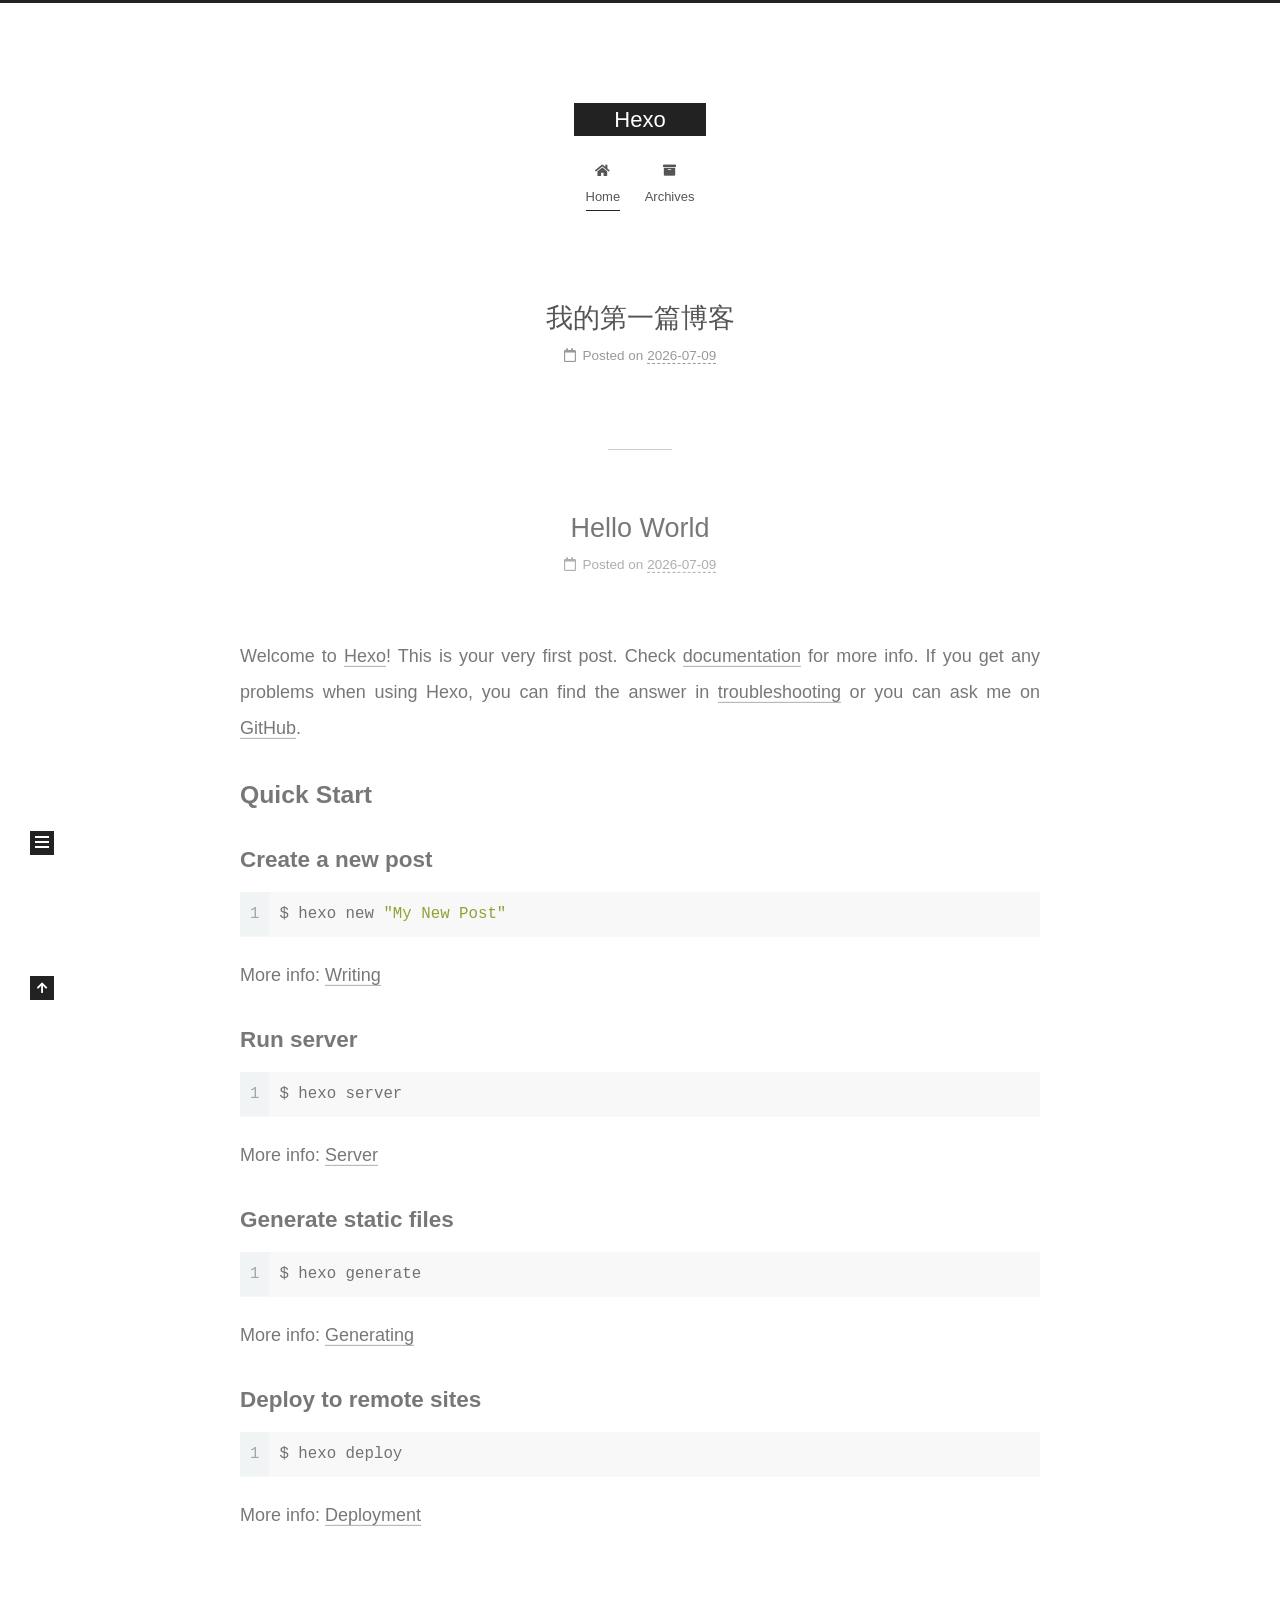
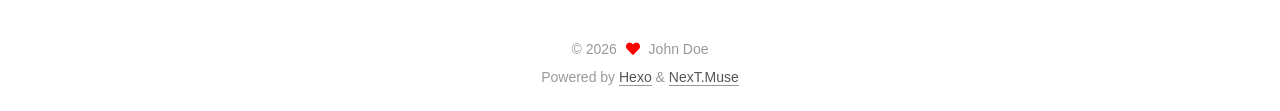
<file: index.html>
<!DOCTYPE html>
<html lang="en">
<head>
  <meta charset="UTF-8">
<meta name="viewport" content="width=device-width, initial-scale=1, maximum-scale=2">
<meta name="theme-color" content="#222">
<meta name="generator" content="Hexo 8.1.2">
  <link rel="apple-touch-icon" sizes="180x180" href="/images/apple-touch-icon-next.png">
  <link rel="icon" type="image/png" sizes="32x32" href="/images/favicon-32x32-next.png">
  <link rel="icon" type="image/png" sizes="16x16" href="/images/favicon-16x16-next.png">
  <link rel="mask-icon" href="/images/logo.svg" color="#222">

<link rel="stylesheet" href="/css/main.css">


<link rel="stylesheet" href="/lib/font-awesome/css/all.min.css">

<script id="hexo-configurations">
    var NexT = window.NexT || {};
    var CONFIG = {"hostname":"example.com","root":"/","scheme":"Muse","version":"7.8.0","exturl":false,"sidebar":{"position":"left","display":"post","padding":18,"offset":12,"onmobile":false},"copycode":{"enable":false,"show_result":false,"style":null},"back2top":{"enable":true,"sidebar":false,"scrollpercent":false},"bookmark":{"enable":false,"color":"#222","save":"auto"},"fancybox":false,"mediumzoom":false,"lazyload":false,"pangu":false,"comments":{"style":"tabs","active":null,"storage":true,"lazyload":false,"nav":null},"algolia":{"hits":{"per_page":10},"labels":{"input_placeholder":"Search for Posts","hits_empty":"We didn't find any results for the search: ${query}","hits_stats":"${hits} results found in ${time} ms"}},"localsearch":{"enable":false,"trigger":"auto","top_n_per_article":1,"unescape":false,"preload":false},"motion":{"enable":true,"async":false,"transition":{"post_block":"fadeIn","post_header":"slideDownIn","post_body":"slideDownIn","coll_header":"slideLeftIn","sidebar":"slideUpIn"}}};
  </script>

  <meta property="og:type" content="website">
<meta property="og:title" content="Hexo">
<meta property="og:url" content="http://example.com/index.html">
<meta property="og:site_name" content="Hexo">
<meta property="og:locale" content="en_US">
<meta property="article:author" content="John Doe">
<meta name="twitter:card" content="summary">

<link rel="canonical" href="http://example.com/">


<script id="page-configurations">
  // https://hexo.io/docs/variables.html
  CONFIG.page = {
    sidebar: "",
    isHome : true,
    isPost : false,
    lang   : 'en'
  };
</script>

  <title>Hexo</title>
  






  <noscript>
  <style>
  .use-motion .brand,
  .use-motion .menu-item,
  .sidebar-inner,
  .use-motion .post-block,
  .use-motion .pagination,
  .use-motion .comments,
  .use-motion .post-header,
  .use-motion .post-body,
  .use-motion .collection-header { opacity: initial; }

  .use-motion .site-title,
  .use-motion .site-subtitle {
    opacity: initial;
    top: initial;
  }

  .use-motion .logo-line-before i { left: initial; }
  .use-motion .logo-line-after i { right: initial; }
  </style>
</noscript>

</head>

<body itemscope itemtype="http://schema.org/WebPage">
  <div class="container use-motion">
    <div class="headband"></div>

    <header class="header" itemscope itemtype="http://schema.org/WPHeader">
      <div class="header-inner"><div class="site-brand-container">
  <div class="site-nav-toggle">
    <div class="toggle" aria-label="Toggle navigation bar">
      <span class="toggle-line toggle-line-first"></span>
      <span class="toggle-line toggle-line-middle"></span>
      <span class="toggle-line toggle-line-last"></span>
    </div>
  </div>

  <div class="site-meta">

    <a href="/" class="brand" rel="start">
      <span class="logo-line-before"><i></i></span>
      <h1 class="site-title">Hexo</h1>
      <span class="logo-line-after"><i></i></span>
    </a>
  </div>

  <div class="site-nav-right">
    <div class="toggle popup-trigger">
    </div>
  </div>
</div>




<nav class="site-nav">
  <ul id="menu" class="main-menu menu">
        <li class="menu-item menu-item-home">

    <a href="/" rel="section"><i class="fa fa-home fa-fw"></i>Home</a>

  </li>
        <li class="menu-item menu-item-archives">

    <a href="/archives/" rel="section"><i class="fa fa-archive fa-fw"></i>Archives</a>

  </li>
  </ul>
</nav>




</div>
    </header>

    
  <div class="back-to-top">
    <i class="fa fa-arrow-up"></i>
    <span>0%</span>
  </div>


    <main class="main">
      <div class="main-inner">
        <div class="content-wrap">
          

          <div class="content index posts-expand">
            
      
  
  
  <article itemscope itemtype="http://schema.org/Article" class="post-block" lang="en">
    <link itemprop="mainEntityOfPage" href="http://example.com/2026/07/09/%E6%88%91%E7%9A%84%E7%AC%AC%E4%B8%80%E7%AF%87%E5%8D%9A%E5%AE%A2/">

    <span hidden itemprop="author" itemscope itemtype="http://schema.org/Person">
      <meta itemprop="image" content="/images/avatar.gif">
      <meta itemprop="name" content="John Doe">
      <meta itemprop="description" content="">
    </span>

    <span hidden itemprop="publisher" itemscope itemtype="http://schema.org/Organization">
      <meta itemprop="name" content="Hexo">
    </span>
      <header class="post-header">
        <h2 class="post-title" itemprop="name headline">
          
            <a href="/2026/07/09/%E6%88%91%E7%9A%84%E7%AC%AC%E4%B8%80%E7%AF%87%E5%8D%9A%E5%AE%A2/" class="post-title-link" itemprop="url">我的第一篇博客</a>
        </h2>

        <div class="post-meta">
            <span class="post-meta-item">
              <span class="post-meta-item-icon">
                <i class="far fa-calendar"></i>
              </span>
              <span class="post-meta-item-text">Posted on</span>

              <time title="Created: 2026-07-09 03:23:05" itemprop="dateCreated datePublished" datetime="2026-07-09T03:23:05+08:00">2026-07-09</time>
            </span>

          

        </div>
      </header>

    
    
    
    <div class="post-body" itemprop="articleBody">

      
          
      
    </div>

    
    
    
      <footer class="post-footer">
        <div class="post-eof"></div>
      </footer>
  </article>
  
  
  

      
  
  
  <article itemscope itemtype="http://schema.org/Article" class="post-block" lang="en">
    <link itemprop="mainEntityOfPage" href="http://example.com/2026/07/09/hello-world/">

    <span hidden itemprop="author" itemscope itemtype="http://schema.org/Person">
      <meta itemprop="image" content="/images/avatar.gif">
      <meta itemprop="name" content="John Doe">
      <meta itemprop="description" content="">
    </span>

    <span hidden itemprop="publisher" itemscope itemtype="http://schema.org/Organization">
      <meta itemprop="name" content="Hexo">
    </span>
      <header class="post-header">
        <h2 class="post-title" itemprop="name headline">
          
            <a href="/2026/07/09/hello-world/" class="post-title-link" itemprop="url">Hello World</a>
        </h2>

        <div class="post-meta">
            <span class="post-meta-item">
              <span class="post-meta-item-icon">
                <i class="far fa-calendar"></i>
              </span>
              <span class="post-meta-item-text">Posted on</span>

              <time title="Created: 2026-07-09 03:17:04" itemprop="dateCreated datePublished" datetime="2026-07-09T03:17:04+08:00">2026-07-09</time>
            </span>

          

        </div>
      </header>

    
    
    
    <div class="post-body" itemprop="articleBody">

      
          <p>Welcome to <a target="_blank" rel="noopener" href="https://hexo.io/">Hexo</a>! This is your very first post. Check <a target="_blank" rel="noopener" href="https://hexo.io/docs/">documentation</a> for more info. If you get any problems when using Hexo, you can find the answer in <a target="_blank" rel="noopener" href="https://hexo.io/docs/troubleshooting.html">troubleshooting</a> or you can ask me on <a target="_blank" rel="noopener" href="https://github.com/hexojs/hexo/issues">GitHub</a>.</p>
<h2 id="Quick-Start"><a href="#Quick-Start" class="headerlink" title="Quick Start"></a>Quick Start</h2><h3 id="Create-a-new-post"><a href="#Create-a-new-post" class="headerlink" title="Create a new post"></a>Create a new post</h3><figure class="highlight bash"><table><tr><td class="gutter"><pre><span class="line">1</span><br></pre></td><td class="code"><pre><span class="line">$ hexo new <span class="string">&quot;My New Post&quot;</span></span><br></pre></td></tr></table></figure>

<p>More info: <a target="_blank" rel="noopener" href="https://hexo.io/docs/writing.html">Writing</a></p>
<h3 id="Run-server"><a href="#Run-server" class="headerlink" title="Run server"></a>Run server</h3><figure class="highlight bash"><table><tr><td class="gutter"><pre><span class="line">1</span><br></pre></td><td class="code"><pre><span class="line">$ hexo server</span><br></pre></td></tr></table></figure>

<p>More info: <a target="_blank" rel="noopener" href="https://hexo.io/docs/server.html">Server</a></p>
<h3 id="Generate-static-files"><a href="#Generate-static-files" class="headerlink" title="Generate static files"></a>Generate static files</h3><figure class="highlight bash"><table><tr><td class="gutter"><pre><span class="line">1</span><br></pre></td><td class="code"><pre><span class="line">$ hexo generate</span><br></pre></td></tr></table></figure>

<p>More info: <a target="_blank" rel="noopener" href="https://hexo.io/docs/generating.html">Generating</a></p>
<h3 id="Deploy-to-remote-sites"><a href="#Deploy-to-remote-sites" class="headerlink" title="Deploy to remote sites"></a>Deploy to remote sites</h3><figure class="highlight bash"><table><tr><td class="gutter"><pre><span class="line">1</span><br></pre></td><td class="code"><pre><span class="line">$ hexo deploy</span><br></pre></td></tr></table></figure>

<p>More info: <a target="_blank" rel="noopener" href="https://hexo.io/docs/one-command-deployment.html">Deployment</a></p>

      
    </div>

    
    
    
      <footer class="post-footer">
        <div class="post-eof"></div>
      </footer>
  </article>
  
  
  


  



          </div>
          

<script>
  window.addEventListener('tabs:register', () => {
    let { activeClass } = CONFIG.comments;
    if (CONFIG.comments.storage) {
      activeClass = localStorage.getItem('comments_active') || activeClass;
    }
    if (activeClass) {
      let activeTab = document.querySelector(`a[href="#comment-${activeClass}"]`);
      if (activeTab) {
        activeTab.click();
      }
    }
  });
  if (CONFIG.comments.storage) {
    window.addEventListener('tabs:click', event => {
      if (!event.target.matches('.tabs-comment .tab-content .tab-pane')) return;
      let commentClass = event.target.classList[1];
      localStorage.setItem('comments_active', commentClass);
    });
  }
</script>

        </div>
          
  
  <div class="toggle sidebar-toggle">
    <span class="toggle-line toggle-line-first"></span>
    <span class="toggle-line toggle-line-middle"></span>
    <span class="toggle-line toggle-line-last"></span>
  </div>

  <aside class="sidebar">
    <div class="sidebar-inner">

      <ul class="sidebar-nav motion-element">
        <li class="sidebar-nav-toc">
          Table of Contents
        </li>
        <li class="sidebar-nav-overview">
          Overview
        </li>
      </ul>

      <!--noindex-->
      <div class="post-toc-wrap sidebar-panel">
      </div>
      <!--/noindex-->

      <div class="site-overview-wrap sidebar-panel">
        <div class="site-author motion-element" itemprop="author" itemscope itemtype="http://schema.org/Person">
  <p class="site-author-name" itemprop="name">John Doe</p>
  <div class="site-description" itemprop="description"></div>
</div>
<div class="site-state-wrap motion-element">
  <nav class="site-state">
      <div class="site-state-item site-state-posts">
          <a href="/archives/">
        
          <span class="site-state-item-count">2</span>
          <span class="site-state-item-name">posts</span>
        </a>
      </div>
  </nav>
</div>



      </div>

    </div>
  </aside>
  <div id="sidebar-dimmer"></div>


      </div>
    </main>

    <footer class="footer">
      <div class="footer-inner">
        

        

<div class="copyright">
  
  &copy; 
  <span itemprop="copyrightYear">2026</span>
  <span class="with-love">
    <i class="fa fa-heart"></i>
  </span>
  <span class="author" itemprop="copyrightHolder">John Doe</span>
</div>
  <div class="powered-by">Powered by <a href="https://hexo.io/" class="theme-link" rel="noopener" target="_blank">Hexo</a> & <a href="https://muse.theme-next.org/" class="theme-link" rel="noopener" target="_blank">NexT.Muse</a>
  </div>

        








      </div>
    </footer>
  </div>

  
  <script src="/lib/anime.min.js"></script>
  <script src="/lib/velocity/velocity.min.js"></script>
  <script src="/lib/velocity/velocity.ui.min.js"></script>

<script src="/js/utils.js"></script>

<script src="/js/motion.js"></script>


<script src="/js/schemes/muse.js"></script>


<script src="/js/next-boot.js"></script>




  















  

  

</body>
</html>
</file>
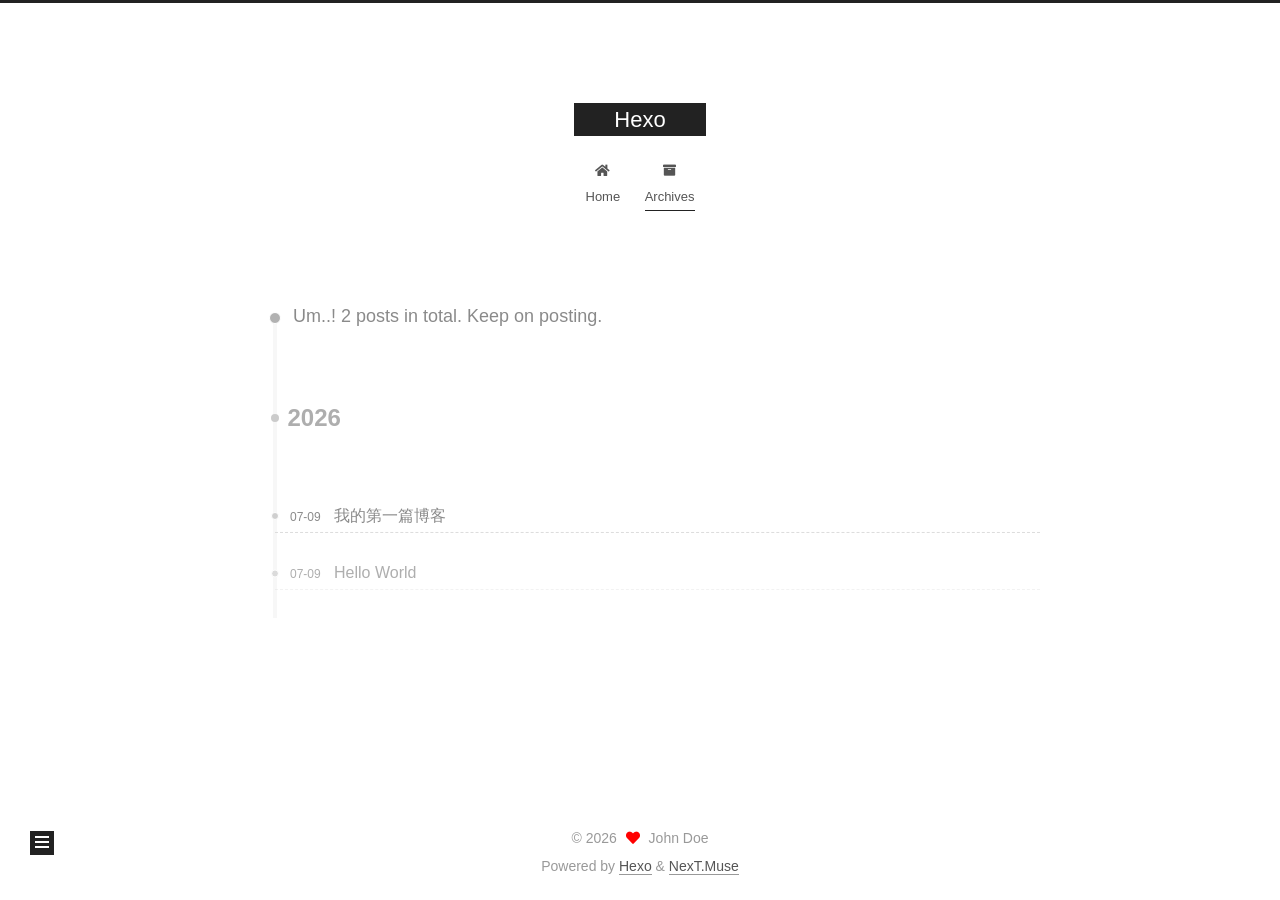
<file: archives/index.html>
<!DOCTYPE html>
<html lang="en">
<head>
  <meta charset="UTF-8">
<meta name="viewport" content="width=device-width, initial-scale=1, maximum-scale=2">
<meta name="theme-color" content="#222">
<meta name="generator" content="Hexo 8.1.2">
  <link rel="apple-touch-icon" sizes="180x180" href="/images/apple-touch-icon-next.png">
  <link rel="icon" type="image/png" sizes="32x32" href="/images/favicon-32x32-next.png">
  <link rel="icon" type="image/png" sizes="16x16" href="/images/favicon-16x16-next.png">
  <link rel="mask-icon" href="/images/logo.svg" color="#222">

<link rel="stylesheet" href="/css/main.css">


<link rel="stylesheet" href="/lib/font-awesome/css/all.min.css">

<script id="hexo-configurations">
    var NexT = window.NexT || {};
    var CONFIG = {"hostname":"example.com","root":"/","scheme":"Muse","version":"7.8.0","exturl":false,"sidebar":{"position":"left","display":"post","padding":18,"offset":12,"onmobile":false},"copycode":{"enable":false,"show_result":false,"style":null},"back2top":{"enable":true,"sidebar":false,"scrollpercent":false},"bookmark":{"enable":false,"color":"#222","save":"auto"},"fancybox":false,"mediumzoom":false,"lazyload":false,"pangu":false,"comments":{"style":"tabs","active":null,"storage":true,"lazyload":false,"nav":null},"algolia":{"hits":{"per_page":10},"labels":{"input_placeholder":"Search for Posts","hits_empty":"We didn't find any results for the search: ${query}","hits_stats":"${hits} results found in ${time} ms"}},"localsearch":{"enable":false,"trigger":"auto","top_n_per_article":1,"unescape":false,"preload":false},"motion":{"enable":true,"async":false,"transition":{"post_block":"fadeIn","post_header":"slideDownIn","post_body":"slideDownIn","coll_header":"slideLeftIn","sidebar":"slideUpIn"}}};
  </script>

  <meta property="og:type" content="website">
<meta property="og:title" content="Hexo">
<meta property="og:url" content="http://example.com/archives/index.html">
<meta property="og:site_name" content="Hexo">
<meta property="og:locale" content="en_US">
<meta property="article:author" content="John Doe">
<meta name="twitter:card" content="summary">

<link rel="canonical" href="http://example.com/archives/">


<script id="page-configurations">
  // https://hexo.io/docs/variables.html
  CONFIG.page = {
    sidebar: "",
    isHome : false,
    isPost : false,
    lang   : 'en'
  };
</script>

  <title>Archive | Hexo</title>
  






  <noscript>
  <style>
  .use-motion .brand,
  .use-motion .menu-item,
  .sidebar-inner,
  .use-motion .post-block,
  .use-motion .pagination,
  .use-motion .comments,
  .use-motion .post-header,
  .use-motion .post-body,
  .use-motion .collection-header { opacity: initial; }

  .use-motion .site-title,
  .use-motion .site-subtitle {
    opacity: initial;
    top: initial;
  }

  .use-motion .logo-line-before i { left: initial; }
  .use-motion .logo-line-after i { right: initial; }
  </style>
</noscript>

</head>

<body itemscope itemtype="http://schema.org/WebPage">
  <div class="container use-motion">
    <div class="headband"></div>

    <header class="header" itemscope itemtype="http://schema.org/WPHeader">
      <div class="header-inner"><div class="site-brand-container">
  <div class="site-nav-toggle">
    <div class="toggle" aria-label="Toggle navigation bar">
      <span class="toggle-line toggle-line-first"></span>
      <span class="toggle-line toggle-line-middle"></span>
      <span class="toggle-line toggle-line-last"></span>
    </div>
  </div>

  <div class="site-meta">

    <a href="/" class="brand" rel="start">
      <span class="logo-line-before"><i></i></span>
      <h1 class="site-title">Hexo</h1>
      <span class="logo-line-after"><i></i></span>
    </a>
  </div>

  <div class="site-nav-right">
    <div class="toggle popup-trigger">
    </div>
  </div>
</div>




<nav class="site-nav">
  <ul id="menu" class="main-menu menu">
        <li class="menu-item menu-item-home">

    <a href="/" rel="section"><i class="fa fa-home fa-fw"></i>Home</a>

  </li>
        <li class="menu-item menu-item-archives">

    <a href="/archives/" rel="section"><i class="fa fa-archive fa-fw"></i>Archives</a>

  </li>
  </ul>
</nav>




</div>
    </header>

    
  <div class="back-to-top">
    <i class="fa fa-arrow-up"></i>
    <span>0%</span>
  </div>


    <main class="main">
      <div class="main-inner">
        <div class="content-wrap">
          

          <div class="content archive">
            

  
  
  
  <div class="post-block">
    <div class="posts-collapse">
      <div class="collection-title">
        <span class="collection-header">Um..! 2 posts in total. Keep on posting.</span>
      </div>

      
    <div class="collection-year">
      <span class="collection-header">2026</span>
    </div>

  <article itemscope itemtype="http://schema.org/Article">
    <header class="post-header">

      <div class="post-meta">
        <time itemprop="dateCreated"
              datetime="2026-07-09T03:23:05+08:00"
              content="2026-07-09">
          07-09
        </time>
      </div>

      <div class="post-title">
          <a class="post-title-link" href="/2026/07/09/%E6%88%91%E7%9A%84%E7%AC%AC%E4%B8%80%E7%AF%87%E5%8D%9A%E5%AE%A2/" itemprop="url">
            <span itemprop="name">我的第一篇博客</span>
          </a>
      </div>

    </header>
  </article>

  <article itemscope itemtype="http://schema.org/Article">
    <header class="post-header">

      <div class="post-meta">
        <time itemprop="dateCreated"
              datetime="2026-07-09T03:17:04+08:00"
              content="2026-07-09">
          07-09
        </time>
      </div>

      <div class="post-title">
          <a class="post-title-link" href="/2026/07/09/hello-world/" itemprop="url">
            <span itemprop="name">Hello World</span>
          </a>
      </div>

    </header>
  </article>


    </div>
  </div>
  
  
  

  



          </div>
          

<script>
  window.addEventListener('tabs:register', () => {
    let { activeClass } = CONFIG.comments;
    if (CONFIG.comments.storage) {
      activeClass = localStorage.getItem('comments_active') || activeClass;
    }
    if (activeClass) {
      let activeTab = document.querySelector(`a[href="#comment-${activeClass}"]`);
      if (activeTab) {
        activeTab.click();
      }
    }
  });
  if (CONFIG.comments.storage) {
    window.addEventListener('tabs:click', event => {
      if (!event.target.matches('.tabs-comment .tab-content .tab-pane')) return;
      let commentClass = event.target.classList[1];
      localStorage.setItem('comments_active', commentClass);
    });
  }
</script>

        </div>
          
  
  <div class="toggle sidebar-toggle">
    <span class="toggle-line toggle-line-first"></span>
    <span class="toggle-line toggle-line-middle"></span>
    <span class="toggle-line toggle-line-last"></span>
  </div>

  <aside class="sidebar">
    <div class="sidebar-inner">

      <ul class="sidebar-nav motion-element">
        <li class="sidebar-nav-toc">
          Table of Contents
        </li>
        <li class="sidebar-nav-overview">
          Overview
        </li>
      </ul>

      <!--noindex-->
      <div class="post-toc-wrap sidebar-panel">
      </div>
      <!--/noindex-->

      <div class="site-overview-wrap sidebar-panel">
        <div class="site-author motion-element" itemprop="author" itemscope itemtype="http://schema.org/Person">
  <p class="site-author-name" itemprop="name">John Doe</p>
  <div class="site-description" itemprop="description"></div>
</div>
<div class="site-state-wrap motion-element">
  <nav class="site-state">
      <div class="site-state-item site-state-posts">
          <a href="/archives/">
        
          <span class="site-state-item-count">2</span>
          <span class="site-state-item-name">posts</span>
        </a>
      </div>
  </nav>
</div>



      </div>

    </div>
  </aside>
  <div id="sidebar-dimmer"></div>


      </div>
    </main>

    <footer class="footer">
      <div class="footer-inner">
        

        

<div class="copyright">
  
  &copy; 
  <span itemprop="copyrightYear">2026</span>
  <span class="with-love">
    <i class="fa fa-heart"></i>
  </span>
  <span class="author" itemprop="copyrightHolder">John Doe</span>
</div>
  <div class="powered-by">Powered by <a href="https://hexo.io/" class="theme-link" rel="noopener" target="_blank">Hexo</a> & <a href="https://muse.theme-next.org/" class="theme-link" rel="noopener" target="_blank">NexT.Muse</a>
  </div>

        








      </div>
    </footer>
  </div>

  
  <script src="/lib/anime.min.js"></script>
  <script src="/lib/velocity/velocity.min.js"></script>
  <script src="/lib/velocity/velocity.ui.min.js"></script>

<script src="/js/utils.js"></script>

<script src="/js/motion.js"></script>


<script src="/js/schemes/muse.js"></script>


<script src="/js/next-boot.js"></script>




  















  

  

</body>
</html>
</file>
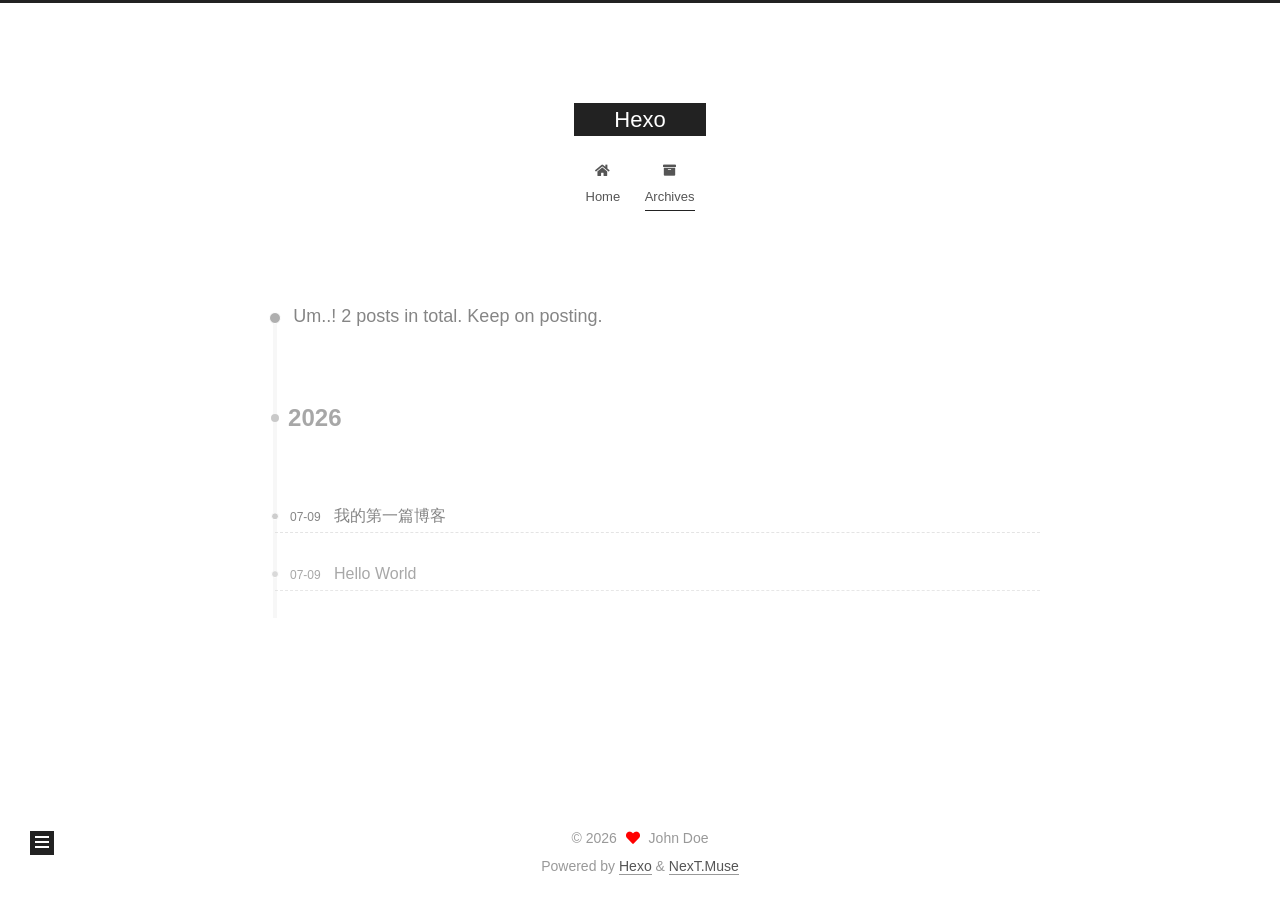
<file: archives/2026/index.html>
<!DOCTYPE html>
<html lang="en">
<head>
  <meta charset="UTF-8">
<meta name="viewport" content="width=device-width, initial-scale=1, maximum-scale=2">
<meta name="theme-color" content="#222">
<meta name="generator" content="Hexo 8.1.2">
  <link rel="apple-touch-icon" sizes="180x180" href="/images/apple-touch-icon-next.png">
  <link rel="icon" type="image/png" sizes="32x32" href="/images/favicon-32x32-next.png">
  <link rel="icon" type="image/png" sizes="16x16" href="/images/favicon-16x16-next.png">
  <link rel="mask-icon" href="/images/logo.svg" color="#222">

<link rel="stylesheet" href="/css/main.css">


<link rel="stylesheet" href="/lib/font-awesome/css/all.min.css">

<script id="hexo-configurations">
    var NexT = window.NexT || {};
    var CONFIG = {"hostname":"example.com","root":"/","scheme":"Muse","version":"7.8.0","exturl":false,"sidebar":{"position":"left","display":"post","padding":18,"offset":12,"onmobile":false},"copycode":{"enable":false,"show_result":false,"style":null},"back2top":{"enable":true,"sidebar":false,"scrollpercent":false},"bookmark":{"enable":false,"color":"#222","save":"auto"},"fancybox":false,"mediumzoom":false,"lazyload":false,"pangu":false,"comments":{"style":"tabs","active":null,"storage":true,"lazyload":false,"nav":null},"algolia":{"hits":{"per_page":10},"labels":{"input_placeholder":"Search for Posts","hits_empty":"We didn't find any results for the search: ${query}","hits_stats":"${hits} results found in ${time} ms"}},"localsearch":{"enable":false,"trigger":"auto","top_n_per_article":1,"unescape":false,"preload":false},"motion":{"enable":true,"async":false,"transition":{"post_block":"fadeIn","post_header":"slideDownIn","post_body":"slideDownIn","coll_header":"slideLeftIn","sidebar":"slideUpIn"}}};
  </script>

  <meta property="og:type" content="website">
<meta property="og:title" content="Hexo">
<meta property="og:url" content="http://example.com/archives/2026/index.html">
<meta property="og:site_name" content="Hexo">
<meta property="og:locale" content="en_US">
<meta property="article:author" content="John Doe">
<meta name="twitter:card" content="summary">

<link rel="canonical" href="http://example.com/archives/2026/">


<script id="page-configurations">
  // https://hexo.io/docs/variables.html
  CONFIG.page = {
    sidebar: "",
    isHome : false,
    isPost : false,
    lang   : 'en'
  };
</script>

  <title>Archive | Hexo</title>
  






  <noscript>
  <style>
  .use-motion .brand,
  .use-motion .menu-item,
  .sidebar-inner,
  .use-motion .post-block,
  .use-motion .pagination,
  .use-motion .comments,
  .use-motion .post-header,
  .use-motion .post-body,
  .use-motion .collection-header { opacity: initial; }

  .use-motion .site-title,
  .use-motion .site-subtitle {
    opacity: initial;
    top: initial;
  }

  .use-motion .logo-line-before i { left: initial; }
  .use-motion .logo-line-after i { right: initial; }
  </style>
</noscript>

</head>

<body itemscope itemtype="http://schema.org/WebPage">
  <div class="container use-motion">
    <div class="headband"></div>

    <header class="header" itemscope itemtype="http://schema.org/WPHeader">
      <div class="header-inner"><div class="site-brand-container">
  <div class="site-nav-toggle">
    <div class="toggle" aria-label="Toggle navigation bar">
      <span class="toggle-line toggle-line-first"></span>
      <span class="toggle-line toggle-line-middle"></span>
      <span class="toggle-line toggle-line-last"></span>
    </div>
  </div>

  <div class="site-meta">

    <a href="/" class="brand" rel="start">
      <span class="logo-line-before"><i></i></span>
      <h1 class="site-title">Hexo</h1>
      <span class="logo-line-after"><i></i></span>
    </a>
  </div>

  <div class="site-nav-right">
    <div class="toggle popup-trigger">
    </div>
  </div>
</div>




<nav class="site-nav">
  <ul id="menu" class="main-menu menu">
        <li class="menu-item menu-item-home">

    <a href="/" rel="section"><i class="fa fa-home fa-fw"></i>Home</a>

  </li>
        <li class="menu-item menu-item-archives">

    <a href="/archives/" rel="section"><i class="fa fa-archive fa-fw"></i>Archives</a>

  </li>
  </ul>
</nav>




</div>
    </header>

    
  <div class="back-to-top">
    <i class="fa fa-arrow-up"></i>
    <span>0%</span>
  </div>


    <main class="main">
      <div class="main-inner">
        <div class="content-wrap">
          

          <div class="content archive">
            

  
  
  
  <div class="post-block">
    <div class="posts-collapse">
      <div class="collection-title">
        <span class="collection-header">Um..! 2 posts in total. Keep on posting.</span>
      </div>

      
    <div class="collection-year">
      <span class="collection-header">2026</span>
    </div>

  <article itemscope itemtype="http://schema.org/Article">
    <header class="post-header">

      <div class="post-meta">
        <time itemprop="dateCreated"
              datetime="2026-07-09T03:23:05+08:00"
              content="2026-07-09">
          07-09
        </time>
      </div>

      <div class="post-title">
          <a class="post-title-link" href="/2026/07/09/%E6%88%91%E7%9A%84%E7%AC%AC%E4%B8%80%E7%AF%87%E5%8D%9A%E5%AE%A2/" itemprop="url">
            <span itemprop="name">我的第一篇博客</span>
          </a>
      </div>

    </header>
  </article>

  <article itemscope itemtype="http://schema.org/Article">
    <header class="post-header">

      <div class="post-meta">
        <time itemprop="dateCreated"
              datetime="2026-07-09T03:17:04+08:00"
              content="2026-07-09">
          07-09
        </time>
      </div>

      <div class="post-title">
          <a class="post-title-link" href="/2026/07/09/hello-world/" itemprop="url">
            <span itemprop="name">Hello World</span>
          </a>
      </div>

    </header>
  </article>


    </div>
  </div>
  
  
  

  



          </div>
          

<script>
  window.addEventListener('tabs:register', () => {
    let { activeClass } = CONFIG.comments;
    if (CONFIG.comments.storage) {
      activeClass = localStorage.getItem('comments_active') || activeClass;
    }
    if (activeClass) {
      let activeTab = document.querySelector(`a[href="#comment-${activeClass}"]`);
      if (activeTab) {
        activeTab.click();
      }
    }
  });
  if (CONFIG.comments.storage) {
    window.addEventListener('tabs:click', event => {
      if (!event.target.matches('.tabs-comment .tab-content .tab-pane')) return;
      let commentClass = event.target.classList[1];
      localStorage.setItem('comments_active', commentClass);
    });
  }
</script>

        </div>
          
  
  <div class="toggle sidebar-toggle">
    <span class="toggle-line toggle-line-first"></span>
    <span class="toggle-line toggle-line-middle"></span>
    <span class="toggle-line toggle-line-last"></span>
  </div>

  <aside class="sidebar">
    <div class="sidebar-inner">

      <ul class="sidebar-nav motion-element">
        <li class="sidebar-nav-toc">
          Table of Contents
        </li>
        <li class="sidebar-nav-overview">
          Overview
        </li>
      </ul>

      <!--noindex-->
      <div class="post-toc-wrap sidebar-panel">
      </div>
      <!--/noindex-->

      <div class="site-overview-wrap sidebar-panel">
        <div class="site-author motion-element" itemprop="author" itemscope itemtype="http://schema.org/Person">
  <p class="site-author-name" itemprop="name">John Doe</p>
  <div class="site-description" itemprop="description"></div>
</div>
<div class="site-state-wrap motion-element">
  <nav class="site-state">
      <div class="site-state-item site-state-posts">
          <a href="/archives/">
        
          <span class="site-state-item-count">2</span>
          <span class="site-state-item-name">posts</span>
        </a>
      </div>
  </nav>
</div>



      </div>

    </div>
  </aside>
  <div id="sidebar-dimmer"></div>


      </div>
    </main>

    <footer class="footer">
      <div class="footer-inner">
        

        

<div class="copyright">
  
  &copy; 
  <span itemprop="copyrightYear">2026</span>
  <span class="with-love">
    <i class="fa fa-heart"></i>
  </span>
  <span class="author" itemprop="copyrightHolder">John Doe</span>
</div>
  <div class="powered-by">Powered by <a href="https://hexo.io/" class="theme-link" rel="noopener" target="_blank">Hexo</a> & <a href="https://muse.theme-next.org/" class="theme-link" rel="noopener" target="_blank">NexT.Muse</a>
  </div>

        








      </div>
    </footer>
  </div>

  
  <script src="/lib/anime.min.js"></script>
  <script src="/lib/velocity/velocity.min.js"></script>
  <script src="/lib/velocity/velocity.ui.min.js"></script>

<script src="/js/utils.js"></script>

<script src="/js/motion.js"></script>


<script src="/js/schemes/muse.js"></script>


<script src="/js/next-boot.js"></script>




  















  

  

</body>
</html>
</file>
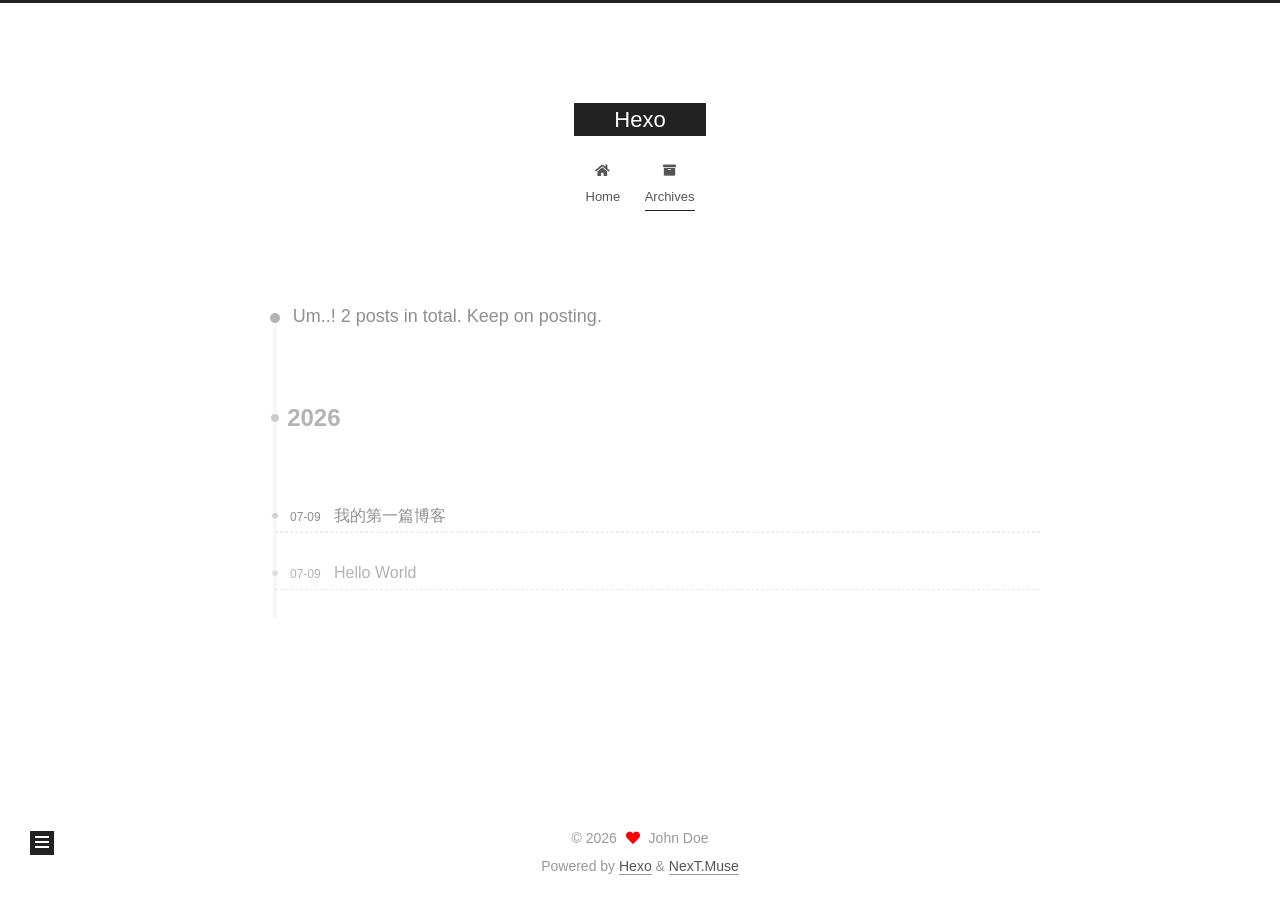
<file: archives/2026/07/index.html>
<!DOCTYPE html>
<html lang="en">
<head>
  <meta charset="UTF-8">
<meta name="viewport" content="width=device-width, initial-scale=1, maximum-scale=2">
<meta name="theme-color" content="#222">
<meta name="generator" content="Hexo 8.1.2">
  <link rel="apple-touch-icon" sizes="180x180" href="/images/apple-touch-icon-next.png">
  <link rel="icon" type="image/png" sizes="32x32" href="/images/favicon-32x32-next.png">
  <link rel="icon" type="image/png" sizes="16x16" href="/images/favicon-16x16-next.png">
  <link rel="mask-icon" href="/images/logo.svg" color="#222">

<link rel="stylesheet" href="/css/main.css">


<link rel="stylesheet" href="/lib/font-awesome/css/all.min.css">

<script id="hexo-configurations">
    var NexT = window.NexT || {};
    var CONFIG = {"hostname":"example.com","root":"/","scheme":"Muse","version":"7.8.0","exturl":false,"sidebar":{"position":"left","display":"post","padding":18,"offset":12,"onmobile":false},"copycode":{"enable":false,"show_result":false,"style":null},"back2top":{"enable":true,"sidebar":false,"scrollpercent":false},"bookmark":{"enable":false,"color":"#222","save":"auto"},"fancybox":false,"mediumzoom":false,"lazyload":false,"pangu":false,"comments":{"style":"tabs","active":null,"storage":true,"lazyload":false,"nav":null},"algolia":{"hits":{"per_page":10},"labels":{"input_placeholder":"Search for Posts","hits_empty":"We didn't find any results for the search: ${query}","hits_stats":"${hits} results found in ${time} ms"}},"localsearch":{"enable":false,"trigger":"auto","top_n_per_article":1,"unescape":false,"preload":false},"motion":{"enable":true,"async":false,"transition":{"post_block":"fadeIn","post_header":"slideDownIn","post_body":"slideDownIn","coll_header":"slideLeftIn","sidebar":"slideUpIn"}}};
  </script>

  <meta property="og:type" content="website">
<meta property="og:title" content="Hexo">
<meta property="og:url" content="http://example.com/archives/2026/07/index.html">
<meta property="og:site_name" content="Hexo">
<meta property="og:locale" content="en_US">
<meta property="article:author" content="John Doe">
<meta name="twitter:card" content="summary">

<link rel="canonical" href="http://example.com/archives/2026/07/">


<script id="page-configurations">
  // https://hexo.io/docs/variables.html
  CONFIG.page = {
    sidebar: "",
    isHome : false,
    isPost : false,
    lang   : 'en'
  };
</script>

  <title>Archive | Hexo</title>
  






  <noscript>
  <style>
  .use-motion .brand,
  .use-motion .menu-item,
  .sidebar-inner,
  .use-motion .post-block,
  .use-motion .pagination,
  .use-motion .comments,
  .use-motion .post-header,
  .use-motion .post-body,
  .use-motion .collection-header { opacity: initial; }

  .use-motion .site-title,
  .use-motion .site-subtitle {
    opacity: initial;
    top: initial;
  }

  .use-motion .logo-line-before i { left: initial; }
  .use-motion .logo-line-after i { right: initial; }
  </style>
</noscript>

</head>

<body itemscope itemtype="http://schema.org/WebPage">
  <div class="container use-motion">
    <div class="headband"></div>

    <header class="header" itemscope itemtype="http://schema.org/WPHeader">
      <div class="header-inner"><div class="site-brand-container">
  <div class="site-nav-toggle">
    <div class="toggle" aria-label="Toggle navigation bar">
      <span class="toggle-line toggle-line-first"></span>
      <span class="toggle-line toggle-line-middle"></span>
      <span class="toggle-line toggle-line-last"></span>
    </div>
  </div>

  <div class="site-meta">

    <a href="/" class="brand" rel="start">
      <span class="logo-line-before"><i></i></span>
      <h1 class="site-title">Hexo</h1>
      <span class="logo-line-after"><i></i></span>
    </a>
  </div>

  <div class="site-nav-right">
    <div class="toggle popup-trigger">
    </div>
  </div>
</div>




<nav class="site-nav">
  <ul id="menu" class="main-menu menu">
        <li class="menu-item menu-item-home">

    <a href="/" rel="section"><i class="fa fa-home fa-fw"></i>Home</a>

  </li>
        <li class="menu-item menu-item-archives">

    <a href="/archives/" rel="section"><i class="fa fa-archive fa-fw"></i>Archives</a>

  </li>
  </ul>
</nav>




</div>
    </header>

    
  <div class="back-to-top">
    <i class="fa fa-arrow-up"></i>
    <span>0%</span>
  </div>


    <main class="main">
      <div class="main-inner">
        <div class="content-wrap">
          

          <div class="content archive">
            

  
  
  
  <div class="post-block">
    <div class="posts-collapse">
      <div class="collection-title">
        <span class="collection-header">Um..! 2 posts in total. Keep on posting.</span>
      </div>

      
    <div class="collection-year">
      <span class="collection-header">2026</span>
    </div>

  <article itemscope itemtype="http://schema.org/Article">
    <header class="post-header">

      <div class="post-meta">
        <time itemprop="dateCreated"
              datetime="2026-07-09T03:23:05+08:00"
              content="2026-07-09">
          07-09
        </time>
      </div>

      <div class="post-title">
          <a class="post-title-link" href="/2026/07/09/%E6%88%91%E7%9A%84%E7%AC%AC%E4%B8%80%E7%AF%87%E5%8D%9A%E5%AE%A2/" itemprop="url">
            <span itemprop="name">我的第一篇博客</span>
          </a>
      </div>

    </header>
  </article>

  <article itemscope itemtype="http://schema.org/Article">
    <header class="post-header">

      <div class="post-meta">
        <time itemprop="dateCreated"
              datetime="2026-07-09T03:17:04+08:00"
              content="2026-07-09">
          07-09
        </time>
      </div>

      <div class="post-title">
          <a class="post-title-link" href="/2026/07/09/hello-world/" itemprop="url">
            <span itemprop="name">Hello World</span>
          </a>
      </div>

    </header>
  </article>


    </div>
  </div>
  
  
  

  



          </div>
          

<script>
  window.addEventListener('tabs:register', () => {
    let { activeClass } = CONFIG.comments;
    if (CONFIG.comments.storage) {
      activeClass = localStorage.getItem('comments_active') || activeClass;
    }
    if (activeClass) {
      let activeTab = document.querySelector(`a[href="#comment-${activeClass}"]`);
      if (activeTab) {
        activeTab.click();
      }
    }
  });
  if (CONFIG.comments.storage) {
    window.addEventListener('tabs:click', event => {
      if (!event.target.matches('.tabs-comment .tab-content .tab-pane')) return;
      let commentClass = event.target.classList[1];
      localStorage.setItem('comments_active', commentClass);
    });
  }
</script>

        </div>
          
  
  <div class="toggle sidebar-toggle">
    <span class="toggle-line toggle-line-first"></span>
    <span class="toggle-line toggle-line-middle"></span>
    <span class="toggle-line toggle-line-last"></span>
  </div>

  <aside class="sidebar">
    <div class="sidebar-inner">

      <ul class="sidebar-nav motion-element">
        <li class="sidebar-nav-toc">
          Table of Contents
        </li>
        <li class="sidebar-nav-overview">
          Overview
        </li>
      </ul>

      <!--noindex-->
      <div class="post-toc-wrap sidebar-panel">
      </div>
      <!--/noindex-->

      <div class="site-overview-wrap sidebar-panel">
        <div class="site-author motion-element" itemprop="author" itemscope itemtype="http://schema.org/Person">
  <p class="site-author-name" itemprop="name">John Doe</p>
  <div class="site-description" itemprop="description"></div>
</div>
<div class="site-state-wrap motion-element">
  <nav class="site-state">
      <div class="site-state-item site-state-posts">
          <a href="/archives/">
        
          <span class="site-state-item-count">2</span>
          <span class="site-state-item-name">posts</span>
        </a>
      </div>
  </nav>
</div>



      </div>

    </div>
  </aside>
  <div id="sidebar-dimmer"></div>


      </div>
    </main>

    <footer class="footer">
      <div class="footer-inner">
        

        

<div class="copyright">
  
  &copy; 
  <span itemprop="copyrightYear">2026</span>
  <span class="with-love">
    <i class="fa fa-heart"></i>
  </span>
  <span class="author" itemprop="copyrightHolder">John Doe</span>
</div>
  <div class="powered-by">Powered by <a href="https://hexo.io/" class="theme-link" rel="noopener" target="_blank">Hexo</a> & <a href="https://muse.theme-next.org/" class="theme-link" rel="noopener" target="_blank">NexT.Muse</a>
  </div>

        








      </div>
    </footer>
  </div>

  
  <script src="/lib/anime.min.js"></script>
  <script src="/lib/velocity/velocity.min.js"></script>
  <script src="/lib/velocity/velocity.ui.min.js"></script>

<script src="/js/utils.js"></script>

<script src="/js/motion.js"></script>


<script src="/js/schemes/muse.js"></script>


<script src="/js/next-boot.js"></script>




  















  

  

</body>
</html>
</file>
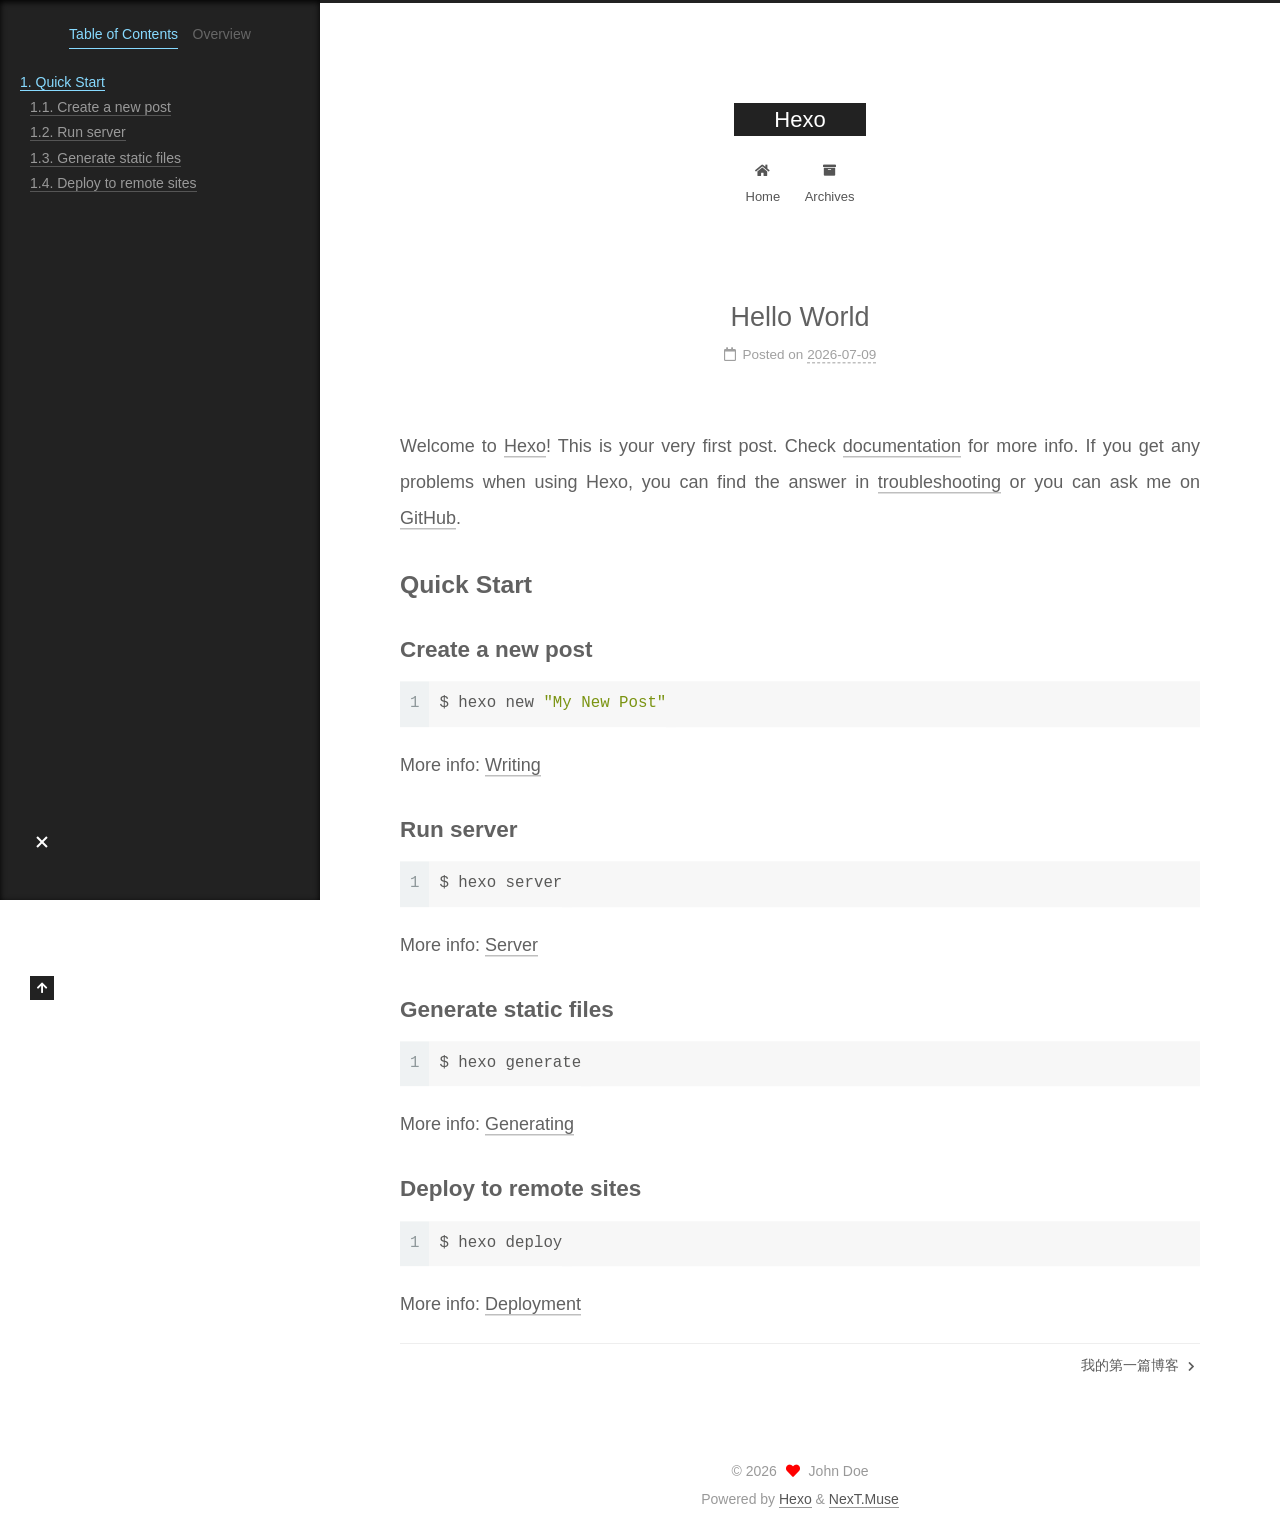
<file: 2026/07/09/hello-world/index.html>
<!DOCTYPE html>
<html lang="en">
<head>
  <meta charset="UTF-8">
<meta name="viewport" content="width=device-width, initial-scale=1, maximum-scale=2">
<meta name="theme-color" content="#222">
<meta name="generator" content="Hexo 8.1.2">
  <link rel="apple-touch-icon" sizes="180x180" href="/images/apple-touch-icon-next.png">
  <link rel="icon" type="image/png" sizes="32x32" href="/images/favicon-32x32-next.png">
  <link rel="icon" type="image/png" sizes="16x16" href="/images/favicon-16x16-next.png">
  <link rel="mask-icon" href="/images/logo.svg" color="#222">

<link rel="stylesheet" href="/css/main.css">


<link rel="stylesheet" href="/lib/font-awesome/css/all.min.css">

<script id="hexo-configurations">
    var NexT = window.NexT || {};
    var CONFIG = {"hostname":"example.com","root":"/","scheme":"Muse","version":"7.8.0","exturl":false,"sidebar":{"position":"left","display":"post","padding":18,"offset":12,"onmobile":false},"copycode":{"enable":false,"show_result":false,"style":null},"back2top":{"enable":true,"sidebar":false,"scrollpercent":false},"bookmark":{"enable":false,"color":"#222","save":"auto"},"fancybox":false,"mediumzoom":false,"lazyload":false,"pangu":false,"comments":{"style":"tabs","active":null,"storage":true,"lazyload":false,"nav":null},"algolia":{"hits":{"per_page":10},"labels":{"input_placeholder":"Search for Posts","hits_empty":"We didn't find any results for the search: ${query}","hits_stats":"${hits} results found in ${time} ms"}},"localsearch":{"enable":false,"trigger":"auto","top_n_per_article":1,"unescape":false,"preload":false},"motion":{"enable":true,"async":false,"transition":{"post_block":"fadeIn","post_header":"slideDownIn","post_body":"slideDownIn","coll_header":"slideLeftIn","sidebar":"slideUpIn"}}};
  </script>

  <meta name="description" content="Welcome to Hexo! This is your very first post. Check documentation for more info. If you get any problems when using Hexo, you can find the answer in troubleshooting or you can ask me on GitHub. Quick">
<meta property="og:type" content="article">
<meta property="og:title" content="Hello World">
<meta property="og:url" content="http://example.com/2026/07/09/hello-world/index.html">
<meta property="og:site_name" content="Hexo">
<meta property="og:description" content="Welcome to Hexo! This is your very first post. Check documentation for more info. If you get any problems when using Hexo, you can find the answer in troubleshooting or you can ask me on GitHub. Quick">
<meta property="og:locale" content="en_US">
<meta property="article:published_time" content="2026-07-08T19:17:04.297Z">
<meta property="article:modified_time" content="2026-07-08T19:17:04.297Z">
<meta property="article:author" content="John Doe">
<meta name="twitter:card" content="summary">

<link rel="canonical" href="http://example.com/2026/07/09/hello-world/">


<script id="page-configurations">
  // https://hexo.io/docs/variables.html
  CONFIG.page = {
    sidebar: "",
    isHome : false,
    isPost : true,
    lang   : 'en'
  };
</script>

  <title>Hello World | Hexo</title>
  






  <noscript>
  <style>
  .use-motion .brand,
  .use-motion .menu-item,
  .sidebar-inner,
  .use-motion .post-block,
  .use-motion .pagination,
  .use-motion .comments,
  .use-motion .post-header,
  .use-motion .post-body,
  .use-motion .collection-header { opacity: initial; }

  .use-motion .site-title,
  .use-motion .site-subtitle {
    opacity: initial;
    top: initial;
  }

  .use-motion .logo-line-before i { left: initial; }
  .use-motion .logo-line-after i { right: initial; }
  </style>
</noscript>

</head>

<body itemscope itemtype="http://schema.org/WebPage">
  <div class="container use-motion">
    <div class="headband"></div>

    <header class="header" itemscope itemtype="http://schema.org/WPHeader">
      <div class="header-inner"><div class="site-brand-container">
  <div class="site-nav-toggle">
    <div class="toggle" aria-label="Toggle navigation bar">
      <span class="toggle-line toggle-line-first"></span>
      <span class="toggle-line toggle-line-middle"></span>
      <span class="toggle-line toggle-line-last"></span>
    </div>
  </div>

  <div class="site-meta">

    <a href="/" class="brand" rel="start">
      <span class="logo-line-before"><i></i></span>
      <h1 class="site-title">Hexo</h1>
      <span class="logo-line-after"><i></i></span>
    </a>
  </div>

  <div class="site-nav-right">
    <div class="toggle popup-trigger">
    </div>
  </div>
</div>




<nav class="site-nav">
  <ul id="menu" class="main-menu menu">
        <li class="menu-item menu-item-home">

    <a href="/" rel="section"><i class="fa fa-home fa-fw"></i>Home</a>

  </li>
        <li class="menu-item menu-item-archives">

    <a href="/archives/" rel="section"><i class="fa fa-archive fa-fw"></i>Archives</a>

  </li>
  </ul>
</nav>




</div>
    </header>

    
  <div class="back-to-top">
    <i class="fa fa-arrow-up"></i>
    <span>0%</span>
  </div>


    <main class="main">
      <div class="main-inner">
        <div class="content-wrap">
          

          <div class="content post posts-expand">
            

    
  
  
  <article itemscope itemtype="http://schema.org/Article" class="post-block" lang="en">
    <link itemprop="mainEntityOfPage" href="http://example.com/2026/07/09/hello-world/">

    <span hidden itemprop="author" itemscope itemtype="http://schema.org/Person">
      <meta itemprop="image" content="/images/avatar.gif">
      <meta itemprop="name" content="John Doe">
      <meta itemprop="description" content="">
    </span>

    <span hidden itemprop="publisher" itemscope itemtype="http://schema.org/Organization">
      <meta itemprop="name" content="Hexo">
    </span>
      <header class="post-header">
        <h1 class="post-title" itemprop="name headline">
          Hello World
        </h1>

        <div class="post-meta">
            <span class="post-meta-item">
              <span class="post-meta-item-icon">
                <i class="far fa-calendar"></i>
              </span>
              <span class="post-meta-item-text">Posted on</span>

              <time title="Created: 2026-07-09 03:17:04" itemprop="dateCreated datePublished" datetime="2026-07-09T03:17:04+08:00">2026-07-09</time>
            </span>

          

        </div>
      </header>

    
    
    
    <div class="post-body" itemprop="articleBody">

      
        <p>Welcome to <a target="_blank" rel="noopener" href="https://hexo.io/">Hexo</a>! This is your very first post. Check <a target="_blank" rel="noopener" href="https://hexo.io/docs/">documentation</a> for more info. If you get any problems when using Hexo, you can find the answer in <a target="_blank" rel="noopener" href="https://hexo.io/docs/troubleshooting.html">troubleshooting</a> or you can ask me on <a target="_blank" rel="noopener" href="https://github.com/hexojs/hexo/issues">GitHub</a>.</p>
<h2 id="Quick-Start"><a href="#Quick-Start" class="headerlink" title="Quick Start"></a>Quick Start</h2><h3 id="Create-a-new-post"><a href="#Create-a-new-post" class="headerlink" title="Create a new post"></a>Create a new post</h3><figure class="highlight bash"><table><tr><td class="gutter"><pre><span class="line">1</span><br></pre></td><td class="code"><pre><span class="line">$ hexo new <span class="string">&quot;My New Post&quot;</span></span><br></pre></td></tr></table></figure>

<p>More info: <a target="_blank" rel="noopener" href="https://hexo.io/docs/writing.html">Writing</a></p>
<h3 id="Run-server"><a href="#Run-server" class="headerlink" title="Run server"></a>Run server</h3><figure class="highlight bash"><table><tr><td class="gutter"><pre><span class="line">1</span><br></pre></td><td class="code"><pre><span class="line">$ hexo server</span><br></pre></td></tr></table></figure>

<p>More info: <a target="_blank" rel="noopener" href="https://hexo.io/docs/server.html">Server</a></p>
<h3 id="Generate-static-files"><a href="#Generate-static-files" class="headerlink" title="Generate static files"></a>Generate static files</h3><figure class="highlight bash"><table><tr><td class="gutter"><pre><span class="line">1</span><br></pre></td><td class="code"><pre><span class="line">$ hexo generate</span><br></pre></td></tr></table></figure>

<p>More info: <a target="_blank" rel="noopener" href="https://hexo.io/docs/generating.html">Generating</a></p>
<h3 id="Deploy-to-remote-sites"><a href="#Deploy-to-remote-sites" class="headerlink" title="Deploy to remote sites"></a>Deploy to remote sites</h3><figure class="highlight bash"><table><tr><td class="gutter"><pre><span class="line">1</span><br></pre></td><td class="code"><pre><span class="line">$ hexo deploy</span><br></pre></td></tr></table></figure>

<p>More info: <a target="_blank" rel="noopener" href="https://hexo.io/docs/one-command-deployment.html">Deployment</a></p>

    </div>

    
    
    

      <footer class="post-footer">

        


        
    <div class="post-nav">
      <div class="post-nav-item"></div>
      <div class="post-nav-item">
    <a href="/2026/07/09/%E6%88%91%E7%9A%84%E7%AC%AC%E4%B8%80%E7%AF%87%E5%8D%9A%E5%AE%A2/" rel="next" title="我的第一篇博客">
      我的第一篇博客 <i class="fa fa-chevron-right"></i>
    </a></div>
    </div>
      </footer>
    
  </article>
  
  
  



          </div>
          

<script>
  window.addEventListener('tabs:register', () => {
    let { activeClass } = CONFIG.comments;
    if (CONFIG.comments.storage) {
      activeClass = localStorage.getItem('comments_active') || activeClass;
    }
    if (activeClass) {
      let activeTab = document.querySelector(`a[href="#comment-${activeClass}"]`);
      if (activeTab) {
        activeTab.click();
      }
    }
  });
  if (CONFIG.comments.storage) {
    window.addEventListener('tabs:click', event => {
      if (!event.target.matches('.tabs-comment .tab-content .tab-pane')) return;
      let commentClass = event.target.classList[1];
      localStorage.setItem('comments_active', commentClass);
    });
  }
</script>

        </div>
          
  
  <div class="toggle sidebar-toggle">
    <span class="toggle-line toggle-line-first"></span>
    <span class="toggle-line toggle-line-middle"></span>
    <span class="toggle-line toggle-line-last"></span>
  </div>

  <aside class="sidebar">
    <div class="sidebar-inner">

      <ul class="sidebar-nav motion-element">
        <li class="sidebar-nav-toc">
          Table of Contents
        </li>
        <li class="sidebar-nav-overview">
          Overview
        </li>
      </ul>

      <!--noindex-->
      <div class="post-toc-wrap sidebar-panel">
          <div class="post-toc motion-element"><ol class="nav"><li class="nav-item nav-level-2"><a class="nav-link" href="#Quick-Start"><span class="nav-number">1.</span> <span class="nav-text">Quick Start</span></a><ol class="nav-child"><li class="nav-item nav-level-3"><a class="nav-link" href="#Create-a-new-post"><span class="nav-number">1.1.</span> <span class="nav-text">Create a new post</span></a></li><li class="nav-item nav-level-3"><a class="nav-link" href="#Run-server"><span class="nav-number">1.2.</span> <span class="nav-text">Run server</span></a></li><li class="nav-item nav-level-3"><a class="nav-link" href="#Generate-static-files"><span class="nav-number">1.3.</span> <span class="nav-text">Generate static files</span></a></li><li class="nav-item nav-level-3"><a class="nav-link" href="#Deploy-to-remote-sites"><span class="nav-number">1.4.</span> <span class="nav-text">Deploy to remote sites</span></a></li></ol></li></ol></div>
      </div>
      <!--/noindex-->

      <div class="site-overview-wrap sidebar-panel">
        <div class="site-author motion-element" itemprop="author" itemscope itemtype="http://schema.org/Person">
  <p class="site-author-name" itemprop="name">John Doe</p>
  <div class="site-description" itemprop="description"></div>
</div>
<div class="site-state-wrap motion-element">
  <nav class="site-state">
      <div class="site-state-item site-state-posts">
          <a href="/archives/">
        
          <span class="site-state-item-count">2</span>
          <span class="site-state-item-name">posts</span>
        </a>
      </div>
  </nav>
</div>



      </div>

    </div>
  </aside>
  <div id="sidebar-dimmer"></div>


      </div>
    </main>

    <footer class="footer">
      <div class="footer-inner">
        

        

<div class="copyright">
  
  &copy; 
  <span itemprop="copyrightYear">2026</span>
  <span class="with-love">
    <i class="fa fa-heart"></i>
  </span>
  <span class="author" itemprop="copyrightHolder">John Doe</span>
</div>
  <div class="powered-by">Powered by <a href="https://hexo.io/" class="theme-link" rel="noopener" target="_blank">Hexo</a> & <a href="https://muse.theme-next.org/" class="theme-link" rel="noopener" target="_blank">NexT.Muse</a>
  </div>

        








      </div>
    </footer>
  </div>

  
  <script src="/lib/anime.min.js"></script>
  <script src="/lib/velocity/velocity.min.js"></script>
  <script src="/lib/velocity/velocity.ui.min.js"></script>

<script src="/js/utils.js"></script>

<script src="/js/motion.js"></script>


<script src="/js/schemes/muse.js"></script>


<script src="/js/next-boot.js"></script>




  















  

  

</body>
</html>
</file>
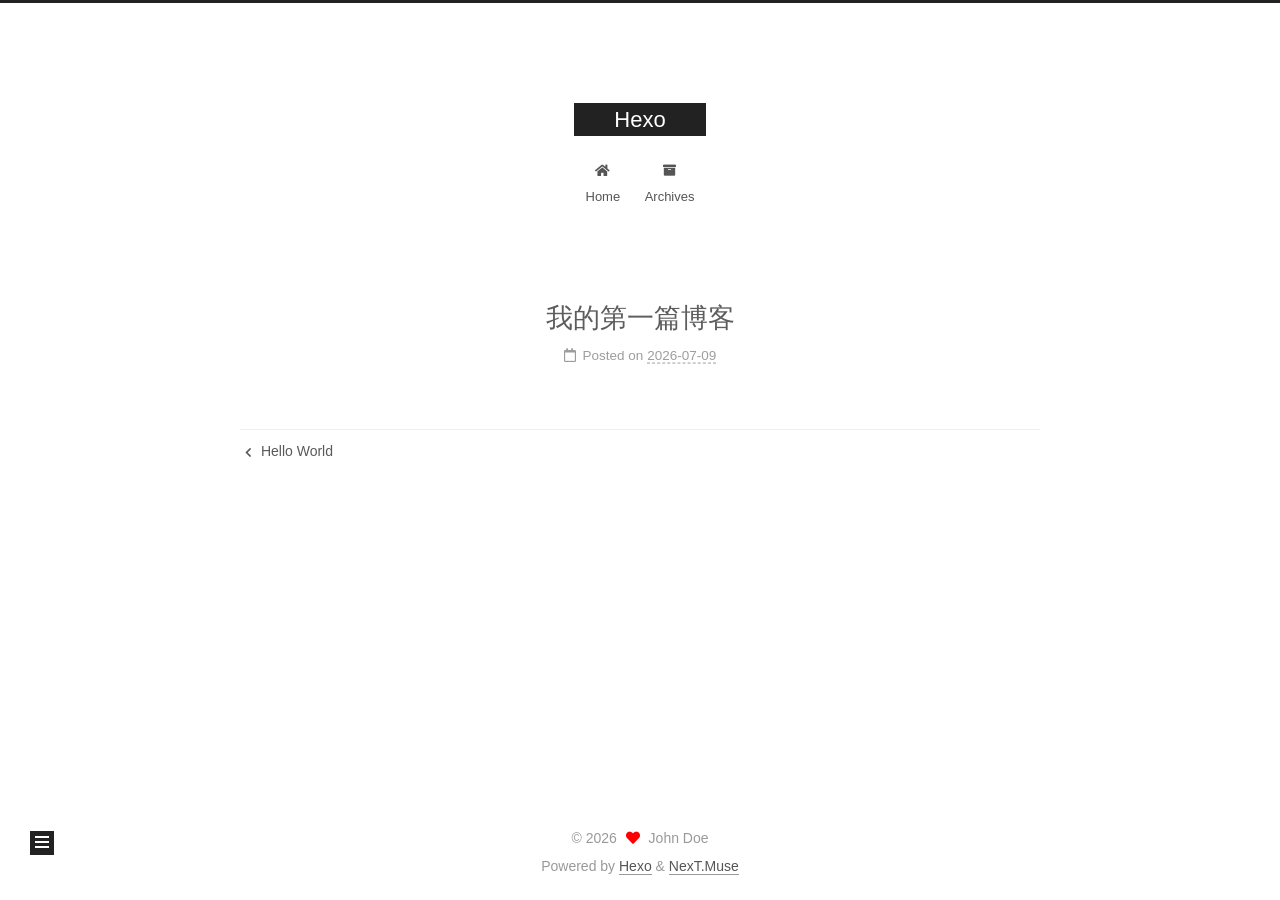
<file: 2026/07/09/我的第一篇博客/index.html>
<!DOCTYPE html>
<html lang="en">
<head>
  <meta charset="UTF-8">
<meta name="viewport" content="width=device-width, initial-scale=1, maximum-scale=2">
<meta name="theme-color" content="#222">
<meta name="generator" content="Hexo 8.1.2">
  <link rel="apple-touch-icon" sizes="180x180" href="/images/apple-touch-icon-next.png">
  <link rel="icon" type="image/png" sizes="32x32" href="/images/favicon-32x32-next.png">
  <link rel="icon" type="image/png" sizes="16x16" href="/images/favicon-16x16-next.png">
  <link rel="mask-icon" href="/images/logo.svg" color="#222">

<link rel="stylesheet" href="/css/main.css">


<link rel="stylesheet" href="/lib/font-awesome/css/all.min.css">

<script id="hexo-configurations">
    var NexT = window.NexT || {};
    var CONFIG = {"hostname":"example.com","root":"/","scheme":"Muse","version":"7.8.0","exturl":false,"sidebar":{"position":"left","display":"post","padding":18,"offset":12,"onmobile":false},"copycode":{"enable":false,"show_result":false,"style":null},"back2top":{"enable":true,"sidebar":false,"scrollpercent":false},"bookmark":{"enable":false,"color":"#222","save":"auto"},"fancybox":false,"mediumzoom":false,"lazyload":false,"pangu":false,"comments":{"style":"tabs","active":null,"storage":true,"lazyload":false,"nav":null},"algolia":{"hits":{"per_page":10},"labels":{"input_placeholder":"Search for Posts","hits_empty":"We didn't find any results for the search: ${query}","hits_stats":"${hits} results found in ${time} ms"}},"localsearch":{"enable":false,"trigger":"auto","top_n_per_article":1,"unescape":false,"preload":false},"motion":{"enable":true,"async":false,"transition":{"post_block":"fadeIn","post_header":"slideDownIn","post_body":"slideDownIn","coll_header":"slideLeftIn","sidebar":"slideUpIn"}}};
  </script>

  <meta property="og:type" content="article">
<meta property="og:title" content="我的第一篇博客">
<meta property="og:url" content="http://example.com/2026/07/09/%E6%88%91%E7%9A%84%E7%AC%AC%E4%B8%80%E7%AF%87%E5%8D%9A%E5%AE%A2/index.html">
<meta property="og:site_name" content="Hexo">
<meta property="og:locale" content="en_US">
<meta property="article:published_time" content="2026-07-08T19:23:05.000Z">
<meta property="article:modified_time" content="2026-07-08T19:23:05.515Z">
<meta property="article:author" content="John Doe">
<meta name="twitter:card" content="summary">

<link rel="canonical" href="http://example.com/2026/07/09/%E6%88%91%E7%9A%84%E7%AC%AC%E4%B8%80%E7%AF%87%E5%8D%9A%E5%AE%A2/">


<script id="page-configurations">
  // https://hexo.io/docs/variables.html
  CONFIG.page = {
    sidebar: "",
    isHome : false,
    isPost : true,
    lang   : 'en'
  };
</script>

  <title>我的第一篇博客 | Hexo</title>
  






  <noscript>
  <style>
  .use-motion .brand,
  .use-motion .menu-item,
  .sidebar-inner,
  .use-motion .post-block,
  .use-motion .pagination,
  .use-motion .comments,
  .use-motion .post-header,
  .use-motion .post-body,
  .use-motion .collection-header { opacity: initial; }

  .use-motion .site-title,
  .use-motion .site-subtitle {
    opacity: initial;
    top: initial;
  }

  .use-motion .logo-line-before i { left: initial; }
  .use-motion .logo-line-after i { right: initial; }
  </style>
</noscript>

</head>

<body itemscope itemtype="http://schema.org/WebPage">
  <div class="container use-motion">
    <div class="headband"></div>

    <header class="header" itemscope itemtype="http://schema.org/WPHeader">
      <div class="header-inner"><div class="site-brand-container">
  <div class="site-nav-toggle">
    <div class="toggle" aria-label="Toggle navigation bar">
      <span class="toggle-line toggle-line-first"></span>
      <span class="toggle-line toggle-line-middle"></span>
      <span class="toggle-line toggle-line-last"></span>
    </div>
  </div>

  <div class="site-meta">

    <a href="/" class="brand" rel="start">
      <span class="logo-line-before"><i></i></span>
      <h1 class="site-title">Hexo</h1>
      <span class="logo-line-after"><i></i></span>
    </a>
  </div>

  <div class="site-nav-right">
    <div class="toggle popup-trigger">
    </div>
  </div>
</div>




<nav class="site-nav">
  <ul id="menu" class="main-menu menu">
        <li class="menu-item menu-item-home">

    <a href="/" rel="section"><i class="fa fa-home fa-fw"></i>Home</a>

  </li>
        <li class="menu-item menu-item-archives">

    <a href="/archives/" rel="section"><i class="fa fa-archive fa-fw"></i>Archives</a>

  </li>
  </ul>
</nav>




</div>
    </header>

    
  <div class="back-to-top">
    <i class="fa fa-arrow-up"></i>
    <span>0%</span>
  </div>


    <main class="main">
      <div class="main-inner">
        <div class="content-wrap">
          

          <div class="content post posts-expand">
            

    
  
  
  <article itemscope itemtype="http://schema.org/Article" class="post-block" lang="en">
    <link itemprop="mainEntityOfPage" href="http://example.com/2026/07/09/%E6%88%91%E7%9A%84%E7%AC%AC%E4%B8%80%E7%AF%87%E5%8D%9A%E5%AE%A2/">

    <span hidden itemprop="author" itemscope itemtype="http://schema.org/Person">
      <meta itemprop="image" content="/images/avatar.gif">
      <meta itemprop="name" content="John Doe">
      <meta itemprop="description" content="">
    </span>

    <span hidden itemprop="publisher" itemscope itemtype="http://schema.org/Organization">
      <meta itemprop="name" content="Hexo">
    </span>
      <header class="post-header">
        <h1 class="post-title" itemprop="name headline">
          我的第一篇博客
        </h1>

        <div class="post-meta">
            <span class="post-meta-item">
              <span class="post-meta-item-icon">
                <i class="far fa-calendar"></i>
              </span>
              <span class="post-meta-item-text">Posted on</span>

              <time title="Created: 2026-07-09 03:23:05" itemprop="dateCreated datePublished" datetime="2026-07-09T03:23:05+08:00">2026-07-09</time>
            </span>

          

        </div>
      </header>

    
    
    
    <div class="post-body" itemprop="articleBody">

      
        
    </div>

    
    
    

      <footer class="post-footer">

        


        
    <div class="post-nav">
      <div class="post-nav-item">
    <a href="/2026/07/09/hello-world/" rel="prev" title="Hello World">
      <i class="fa fa-chevron-left"></i> Hello World
    </a></div>
      <div class="post-nav-item"></div>
    </div>
      </footer>
    
  </article>
  
  
  



          </div>
          

<script>
  window.addEventListener('tabs:register', () => {
    let { activeClass } = CONFIG.comments;
    if (CONFIG.comments.storage) {
      activeClass = localStorage.getItem('comments_active') || activeClass;
    }
    if (activeClass) {
      let activeTab = document.querySelector(`a[href="#comment-${activeClass}"]`);
      if (activeTab) {
        activeTab.click();
      }
    }
  });
  if (CONFIG.comments.storage) {
    window.addEventListener('tabs:click', event => {
      if (!event.target.matches('.tabs-comment .tab-content .tab-pane')) return;
      let commentClass = event.target.classList[1];
      localStorage.setItem('comments_active', commentClass);
    });
  }
</script>

        </div>
          
  
  <div class="toggle sidebar-toggle">
    <span class="toggle-line toggle-line-first"></span>
    <span class="toggle-line toggle-line-middle"></span>
    <span class="toggle-line toggle-line-last"></span>
  </div>

  <aside class="sidebar">
    <div class="sidebar-inner">

      <ul class="sidebar-nav motion-element">
        <li class="sidebar-nav-toc">
          Table of Contents
        </li>
        <li class="sidebar-nav-overview">
          Overview
        </li>
      </ul>

      <!--noindex-->
      <div class="post-toc-wrap sidebar-panel">
      </div>
      <!--/noindex-->

      <div class="site-overview-wrap sidebar-panel">
        <div class="site-author motion-element" itemprop="author" itemscope itemtype="http://schema.org/Person">
  <p class="site-author-name" itemprop="name">John Doe</p>
  <div class="site-description" itemprop="description"></div>
</div>
<div class="site-state-wrap motion-element">
  <nav class="site-state">
      <div class="site-state-item site-state-posts">
          <a href="/archives/">
        
          <span class="site-state-item-count">2</span>
          <span class="site-state-item-name">posts</span>
        </a>
      </div>
  </nav>
</div>



      </div>

    </div>
  </aside>
  <div id="sidebar-dimmer"></div>


      </div>
    </main>

    <footer class="footer">
      <div class="footer-inner">
        

        

<div class="copyright">
  
  &copy; 
  <span itemprop="copyrightYear">2026</span>
  <span class="with-love">
    <i class="fa fa-heart"></i>
  </span>
  <span class="author" itemprop="copyrightHolder">John Doe</span>
</div>
  <div class="powered-by">Powered by <a href="https://hexo.io/" class="theme-link" rel="noopener" target="_blank">Hexo</a> & <a href="https://muse.theme-next.org/" class="theme-link" rel="noopener" target="_blank">NexT.Muse</a>
  </div>

        








      </div>
    </footer>
  </div>

  
  <script src="/lib/anime.min.js"></script>
  <script src="/lib/velocity/velocity.min.js"></script>
  <script src="/lib/velocity/velocity.ui.min.js"></script>

<script src="/js/utils.js"></script>

<script src="/js/motion.js"></script>


<script src="/js/schemes/muse.js"></script>


<script src="/js/next-boot.js"></script>




  















  

  

</body>
</html>
</file>
<file: css/main.css>
:root {
  --body-bg-color: #fff;
  --content-bg-color: #fff;
  --card-bg-color: #f5f5f5;
  --text-color: #555;
  --blockquote-color: #666;
  --link-color: #555;
  --link-hover-color: #222;
  --brand-color: #fff;
  --brand-hover-color: #fff;
  --table-row-odd-bg-color: #f9f9f9;
  --table-row-hover-bg-color: #f5f5f5;
  --menu-item-bg-color: #f5f5f5;
  --btn-default-bg: #222;
  --btn-default-color: #fff;
  --btn-default-border-color: #222;
  --btn-default-hover-bg: #fff;
  --btn-default-hover-color: #222;
  --btn-default-hover-border-color: #222;
}
html {
  line-height: 1.15; /* 1 */
  -webkit-text-size-adjust: 100%; /* 2 */
}
body {
  margin: 0;
}
main {
  display: block;
}
h1 {
  font-size: 2em;
  margin: 0.67em 0;
}
hr {
  box-sizing: content-box; /* 1 */
  height: 0; /* 1 */
  overflow: visible; /* 2 */
}
pre {
  font-family: monospace, monospace; /* 1 */
  font-size: 1em; /* 2 */
}
a {
  background: transparent;
}
abbr[title] {
  border-bottom: none; /* 1 */
  text-decoration: underline; /* 2 */
  text-decoration: underline dotted; /* 2 */
}
b,
strong {
  font-weight: bolder;
}
code,
kbd,
samp {
  font-family: monospace, monospace; /* 1 */
  font-size: 1em; /* 2 */
}
small {
  font-size: 80%;
}
sub,
sup {
  font-size: 75%;
  line-height: 0;
  position: relative;
  vertical-align: baseline;
}
sub {
  bottom: -0.25em;
}
sup {
  top: -0.5em;
}
img {
  border-style: none;
}
button,
input,
optgroup,
select,
textarea {
  font-family: inherit; /* 1 */
  font-size: 100%; /* 1 */
  line-height: 1.15; /* 1 */
  margin: 0; /* 2 */
}
button,
input {
/* 1 */
  overflow: visible;
}
button,
select {
/* 1 */
  text-transform: none;
}
button,
[type='button'],
[type='reset'],
[type='submit'] {
  -webkit-appearance: button;
}
button::-moz-focus-inner,
[type='button']::-moz-focus-inner,
[type='reset']::-moz-focus-inner,
[type='submit']::-moz-focus-inner {
  border-style: none;
  padding: 0;
}
button:-moz-focusring,
[type='button']:-moz-focusring,
[type='reset']:-moz-focusring,
[type='submit']:-moz-focusring {
  outline: 1px dotted ButtonText;
}
fieldset {
  padding: 0.35em 0.75em 0.625em;
}
legend {
  box-sizing: border-box; /* 1 */
  color: inherit; /* 2 */
  display: table; /* 1 */
  max-width: 100%; /* 1 */
  padding: 0; /* 3 */
  white-space: normal; /* 1 */
}
progress {
  vertical-align: baseline;
}
textarea {
  overflow: auto;
}
[type='checkbox'],
[type='radio'] {
  box-sizing: border-box; /* 1 */
  padding: 0; /* 2 */
}
[type='number']::-webkit-inner-spin-button,
[type='number']::-webkit-outer-spin-button {
  height: auto;
}
[type='search'] {
  outline-offset: -2px; /* 2 */
  -webkit-appearance: textfield; /* 1 */
}
[type='search']::-webkit-search-decoration {
  -webkit-appearance: none;
}
::-webkit-file-upload-button {
  font: inherit; /* 2 */
  -webkit-appearance: button; /* 1 */
}
details {
  display: block;
}
summary {
  display: list-item;
}
template {
  display: none;
}
[hidden] {
  display: none;
}
::selection {
  background: #262a30;
  color: #eee;
}
html,
body {
  height: 100%;
}
body {
  background: var(--body-bg-color);
  color: var(--text-color);
  font-family: 'Lato', "PingFang SC", "Microsoft YaHei", sans-serif;
  font-size: 1em;
  line-height: 2;
}
@media (max-width: 991px) {
  body {
    padding-left: 0 !important;
    padding-right: 0 !important;
  }
}
h1,
h2,
h3,
h4,
h5,
h6 {
  font-family: 'Lato', "PingFang SC", "Microsoft YaHei", sans-serif;
  font-weight: bold;
  line-height: 1.5;
  margin: 20px 0 15px;
}
h1 {
  font-size: 1.5em;
}
h2 {
  font-size: 1.375em;
}
h3 {
  font-size: 1.25em;
}
h4 {
  font-size: 1.125em;
}
h5 {
  font-size: 1em;
}
h6 {
  font-size: 0.875em;
}
p {
  margin: 0 0 20px 0;
}
a,
span.exturl {
  border-bottom: 1px solid #999;
  color: var(--link-color);
  outline: 0;
  text-decoration: none;
  overflow-wrap: break-word;
  word-wrap: break-word;
  cursor: pointer;
}
a:hover,
span.exturl:hover {
  border-bottom-color: var(--link-hover-color);
  color: var(--link-hover-color);
}
iframe,
img,
video {
  display: block;
  margin-left: auto;
  margin-right: auto;
  max-width: 100%;
}
hr {
  background-image: repeating-linear-gradient(-45deg, #ddd, #ddd 4px, transparent 4px, transparent 8px);
  border: 0;
  height: 3px;
  margin: 40px 0;
}
blockquote {
  border-left: 4px solid #ddd;
  color: var(--blockquote-color);
  margin: 0;
  padding: 0 15px;
}
blockquote cite::before {
  content: '-';
  padding: 0 5px;
}
dt {
  font-weight: bold;
}
dd {
  margin: 0;
  padding: 0;
}
kbd {
  background-color: #f5f5f5;
  background-image: linear-gradient(#eee, #fff, #eee);
  border: 1px solid #ccc;
  border-radius: 0.2em;
  box-shadow: 0.1em 0.1em 0.2em rgba(0,0,0,0.1);
  color: #555;
  font-family: inherit;
  padding: 0.1em 0.3em;
  white-space: nowrap;
}
.table-container {
  overflow: auto;
}
table {
  border-collapse: collapse;
  border-spacing: 0;
  font-size: 0.875em;
  margin: 0 0 20px 0;
  width: 100%;
}
tbody tr:nth-of-type(odd) {
  background: var(--table-row-odd-bg-color);
}
tbody tr:hover {
  background: var(--table-row-hover-bg-color);
}
caption,
th,
td {
  font-weight: normal;
  padding: 8px;
  vertical-align: middle;
}
th,
td {
  border: 1px solid #ddd;
  border-bottom: 3px solid #ddd;
}
th {
  font-weight: 700;
  padding-bottom: 10px;
}
td {
  border-bottom-width: 1px;
}
.btn {
  background: var(--btn-default-bg);
  border: 2px solid var(--btn-default-border-color);
  border-radius: 0;
  color: var(--btn-default-color);
  display: inline-block;
  font-size: 0.875em;
  line-height: 2;
  padding: 0 20px;
  text-decoration: none;
  transition-property: background-color;
  transition-delay: 0s;
  transition-duration: 0.2s;
  transition-timing-function: ease-in-out;
}
.btn:hover {
  background: var(--btn-default-hover-bg);
  border-color: var(--btn-default-hover-border-color);
  color: var(--btn-default-hover-color);
}
.btn + .btn {
  margin: 0 0 8px 8px;
}
.btn .fa-fw {
  text-align: left;
  width: 1.285714285714286em;
}
.toggle {
  line-height: 0;
}
.toggle .toggle-line {
  background: #fff;
  display: inline-block;
  height: 2px;
  left: 0;
  position: relative;
  top: 0;
  transition: all 0.4s;
  vertical-align: top;
  width: 100%;
}
.toggle .toggle-line:not(:first-child) {
  margin-top: 3px;
}
.toggle.toggle-arrow .toggle-line-first {
  left: 50%;
  top: 2px;
  transform: rotate(45deg);
  width: 50%;
}
.toggle.toggle-arrow .toggle-line-middle {
  left: 2px;
  width: 90%;
}
.toggle.toggle-arrow .toggle-line-last {
  left: 50%;
  top: -2px;
  transform: rotate(-45deg);
  width: 50%;
}
.toggle.toggle-close .toggle-line-first {
  transform: rotate(-45deg);
  top: 5px;
}
.toggle.toggle-close .toggle-line-middle {
  opacity: 0;
}
.toggle.toggle-close .toggle-line-last {
  transform: rotate(45deg);
  top: -5px;
}
.highlight,
pre {
  background: #f7f7f7;
  color: #4d4d4c;
  line-height: 1.6;
  margin: 0 auto 20px;
}
pre,
code {
  font-family: consolas, Menlo, monospace, "PingFang SC", "Microsoft YaHei";
}
code {
  background: #eee;
  border-radius: 3px;
  color: #555;
  padding: 2px 4px;
  overflow-wrap: break-word;
  word-wrap: break-word;
}
.highlight *::selection {
  background: #d6d6d6;
}
.highlight pre {
  border: 0;
  margin: 0;
  padding: 10px 0;
}
.highlight table {
  border: 0;
  margin: 0;
  width: auto;
}
.highlight td {
  border: 0;
  padding: 0;
}
.highlight figcaption {
  background: #eff2f3;
  color: #4d4d4c;
  display: flex;
  font-size: 0.875em;
  justify-content: space-between;
  line-height: 1.2;
  padding: 0.5em;
}
.highlight figcaption a {
  color: #4d4d4c;
}
.highlight figcaption a:hover {
  border-bottom-color: #4d4d4c;
}
.highlight .gutter {
  -moz-user-select: none;
  -ms-user-select: none;
  -webkit-user-select: none;
  user-select: none;
}
.highlight .gutter pre {
  background: #eff2f3;
  color: #869194;
  padding-left: 10px;
  padding-right: 10px;
  text-align: right;
}
.highlight .code pre {
  background: #f7f7f7;
  padding-left: 10px;
  width: 100%;
}
.gist table {
  width: auto;
}
.gist table td {
  border: 0;
}
pre {
  overflow: auto;
  padding: 10px;
}
pre code {
  background: none;
  color: #4d4d4c;
  font-size: 0.875em;
  padding: 0;
  text-shadow: none;
}
pre .deletion {
  background: #fdd;
}
pre .addition {
  background: #dfd;
}
pre .meta {
  color: #eab700;
  -moz-user-select: none;
  -ms-user-select: none;
  -webkit-user-select: none;
  user-select: none;
}
pre .comment {
  color: #8e908c;
}
pre .variable,
pre .attribute,
pre .tag,
pre .name,
pre .regexp,
pre .ruby .constant,
pre .xml .tag .title,
pre .xml .pi,
pre .xml .doctype,
pre .html .doctype,
pre .css .id,
pre .css .class,
pre .css .pseudo {
  color: #c82829;
}
pre .number,
pre .preprocessor,
pre .built_in,
pre .builtin-name,
pre .literal,
pre .params,
pre .constant,
pre .command {
  color: #f5871f;
}
pre .ruby .class .title,
pre .css .rules .attribute,
pre .string,
pre .symbol,
pre .value,
pre .inheritance,
pre .header,
pre .ruby .symbol,
pre .xml .cdata,
pre .special,
pre .formula {
  color: #718c00;
}
pre .title,
pre .css .hexcolor {
  color: #3e999f;
}
pre .function,
pre .python .decorator,
pre .python .title,
pre .ruby .function .title,
pre .ruby .title .keyword,
pre .perl .sub,
pre .javascript .title,
pre .coffeescript .title {
  color: #4271ae;
}
pre .keyword,
pre .javascript .function {
  color: #8959a8;
}
.blockquote-center {
  border-left: none;
  margin: 40px 0;
  padding: 0;
  position: relative;
  text-align: center;
}
.blockquote-center .fa {
  display: block;
  opacity: 0.6;
  position: absolute;
  width: 100%;
}
.blockquote-center .fa-quote-left {
  border-top: 1px solid #ccc;
  text-align: left;
  top: -20px;
}
.blockquote-center .fa-quote-right {
  border-bottom: 1px solid #ccc;
  text-align: right;
  bottom: -20px;
}
.blockquote-center p,
.blockquote-center div {
  text-align: center;
}
.post-body .group-picture img {
  margin: 0 auto;
  padding: 0 3px;
}
.group-picture-row {
  margin-bottom: 6px;
  overflow: hidden;
}
.group-picture-column {
  float: left;
  margin-bottom: 10px;
}
.post-body .label {
  color: #555;
  display: inline;
  padding: 0 2px;
}
.post-body .label.default {
  background: #f0f0f0;
}
.post-body .label.primary {
  background: #efe6f7;
}
.post-body .label.info {
  background: #e5f2f8;
}
.post-body .label.success {
  background: #e7f4e9;
}
.post-body .label.warning {
  background: #fcf6e1;
}
.post-body .label.danger {
  background: #fae8eb;
}
.post-body .tabs {
  margin-bottom: 20px;
}
.post-body .tabs,
.tabs-comment {
  display: block;
  padding-top: 10px;
  position: relative;
}
.post-body .tabs ul.nav-tabs,
.tabs-comment ul.nav-tabs {
  display: flex;
  flex-wrap: wrap;
  margin: 0;
  margin-bottom: -1px;
  padding: 0;
}
@media (max-width: 413px) {
  .post-body .tabs ul.nav-tabs,
  .tabs-comment ul.nav-tabs {
    display: block;
    margin-bottom: 5px;
  }
}
.post-body .tabs ul.nav-tabs li.tab,
.tabs-comment ul.nav-tabs li.tab {
  border-bottom: 1px solid #ddd;
  border-left: 1px solid transparent;
  border-right: 1px solid transparent;
  border-top: 3px solid transparent;
  flex-grow: 1;
  list-style-type: none;
  border-radius: 0 0 0 0;
}
@media (max-width: 413px) {
  .post-body .tabs ul.nav-tabs li.tab,
  .tabs-comment ul.nav-tabs li.tab {
    border-bottom: 1px solid transparent;
    border-left: 3px solid transparent;
    border-right: 1px solid transparent;
    border-top: 1px solid transparent;
  }
}
@media (max-width: 413px) {
  .post-body .tabs ul.nav-tabs li.tab,
  .tabs-comment ul.nav-tabs li.tab {
    border-radius: 0;
  }
}
.post-body .tabs ul.nav-tabs li.tab a,
.tabs-comment ul.nav-tabs li.tab a {
  border-bottom: initial;
  display: block;
  line-height: 1.8;
  outline: 0;
  padding: 0.25em 0.75em;
  text-align: center;
  transition-delay: 0s;
  transition-duration: 0.2s;
  transition-timing-function: ease-out;
}
.post-body .tabs ul.nav-tabs li.tab a i,
.tabs-comment ul.nav-tabs li.tab a i {
  width: 1.285714285714286em;
}
.post-body .tabs ul.nav-tabs li.tab.active,
.tabs-comment ul.nav-tabs li.tab.active {
  border-bottom: 1px solid transparent;
  border-left: 1px solid #ddd;
  border-right: 1px solid #ddd;
  border-top: 3px solid #fc6423;
}
@media (max-width: 413px) {
  .post-body .tabs ul.nav-tabs li.tab.active,
  .tabs-comment ul.nav-tabs li.tab.active {
    border-bottom: 1px solid #ddd;
    border-left: 3px solid #fc6423;
    border-right: 1px solid #ddd;
    border-top: 1px solid #ddd;
  }
}
.post-body .tabs ul.nav-tabs li.tab.active a,
.tabs-comment ul.nav-tabs li.tab.active a {
  color: var(--link-color);
  cursor: default;
}
.post-body .tabs .tab-content .tab-pane,
.tabs-comment .tab-content .tab-pane {
  border: 1px solid #ddd;
  border-top: 0;
  padding: 20px 20px 0 20px;
  border-radius: 0;
}
.post-body .tabs .tab-content .tab-pane:not(.active),
.tabs-comment .tab-content .tab-pane:not(.active) {
  display: none;
}
.post-body .tabs .tab-content .tab-pane.active,
.tabs-comment .tab-content .tab-pane.active {
  display: block;
}
.post-body .tabs .tab-content .tab-pane.active:nth-of-type(1),
.tabs-comment .tab-content .tab-pane.active:nth-of-type(1) {
  border-radius: 0 0 0 0;
}
@media (max-width: 413px) {
  .post-body .tabs .tab-content .tab-pane.active:nth-of-type(1),
  .tabs-comment .tab-content .tab-pane.active:nth-of-type(1) {
    border-radius: 0;
  }
}
.post-body .note {
  border-radius: 3px;
  margin-bottom: 20px;
  padding: 1em;
  position: relative;
  border: 1px solid #eee;
  border-left-width: 5px;
}
.post-body .note h2,
.post-body .note h3,
.post-body .note h4,
.post-body .note h5,
.post-body .note h6 {
  margin-top: 0;
  border-bottom: initial;
  margin-bottom: 0;
  padding-top: 0;
}
.post-body .note p:first-child,
.post-body .note ul:first-child,
.post-body .note ol:first-child,
.post-body .note table:first-child,
.post-body .note pre:first-child,
.post-body .note blockquote:first-child,
.post-body .note img:first-child {
  margin-top: 0;
}
.post-body .note p:last-child,
.post-body .note ul:last-child,
.post-body .note ol:last-child,
.post-body .note table:last-child,
.post-body .note pre:last-child,
.post-body .note blockquote:last-child,
.post-body .note img:last-child {
  margin-bottom: 0;
}
.post-body .note.default {
  border-left-color: #777;
}
.post-body .note.default h2,
.post-body .note.default h3,
.post-body .note.default h4,
.post-body .note.default h5,
.post-body .note.default h6 {
  color: #777;
}
.post-body .note.primary {
  border-left-color: #6f42c1;
}
.post-body .note.primary h2,
.post-body .note.primary h3,
.post-body .note.primary h4,
.post-body .note.primary h5,
.post-body .note.primary h6 {
  color: #6f42c1;
}
.post-body .note.info {
  border-left-color: #428bca;
}
.post-body .note.info h2,
.post-body .note.info h3,
.post-body .note.info h4,
.post-body .note.info h5,
.post-body .note.info h6 {
  color: #428bca;
}
.post-body .note.success {
  border-left-color: #5cb85c;
}
.post-body .note.success h2,
.post-body .note.success h3,
.post-body .note.success h4,
.post-body .note.success h5,
.post-body .note.success h6 {
  color: #5cb85c;
}
.post-body .note.warning {
  border-left-color: #f0ad4e;
}
.post-body .note.warning h2,
.post-body .note.warning h3,
.post-body .note.warning h4,
.post-body .note.warning h5,
.post-body .note.warning h6 {
  color: #f0ad4e;
}
.post-body .note.danger {
  border-left-color: #d9534f;
}
.post-body .note.danger h2,
.post-body .note.danger h3,
.post-body .note.danger h4,
.post-body .note.danger h5,
.post-body .note.danger h6 {
  color: #d9534f;
}
.pagination .prev,
.pagination .next,
.pagination .page-number,
.pagination .space {
  display: inline-block;
  margin: 0 10px;
  padding: 0 11px;
  position: relative;
  top: -1px;
}
@media (max-width: 767px) {
  .pagination .prev,
  .pagination .next,
  .pagination .page-number,
  .pagination .space {
    margin: 0 5px;
  }
}
.pagination {
  border-top: 1px solid #eee;
  margin: 120px 0 0;
  text-align: center;
}
.pagination .prev,
.pagination .next,
.pagination .page-number {
  border-bottom: 0;
  border-top: 1px solid #eee;
  transition-property: border-color;
  transition-delay: 0s;
  transition-duration: 0.2s;
  transition-timing-function: ease-in-out;
}
.pagination .prev:hover,
.pagination .next:hover,
.pagination .page-number:hover {
  border-top-color: #222;
}
.pagination .space {
  margin: 0;
  padding: 0;
}
.pagination .prev {
  margin-left: 0;
}
.pagination .next {
  margin-right: 0;
}
.pagination .page-number.current {
  background: #ccc;
  border-top-color: #ccc;
  color: #fff;
}
@media (max-width: 767px) {
  .pagination {
    border-top: none;
  }
  .pagination .prev,
  .pagination .next,
  .pagination .page-number {
    border-bottom: 1px solid #eee;
    border-top: 0;
    margin-bottom: 10px;
    padding: 0 10px;
  }
  .pagination .prev:hover,
  .pagination .next:hover,
  .pagination .page-number:hover {
    border-bottom-color: #222;
  }
}
.comments {
  margin-top: 60px;
  overflow: hidden;
}
.comment-button-group {
  display: flex;
  flex-wrap: wrap-reverse;
  justify-content: center;
  margin: 1em 0;
}
.comment-button-group .comment-button {
  margin: 0.1em 0.2em;
}
.comment-button-group .comment-button.active {
  background: var(--btn-default-hover-bg);
  border-color: var(--btn-default-hover-border-color);
  color: var(--btn-default-hover-color);
}
.comment-position {
  display: none;
}
.comment-position.active {
  display: block;
}
.tabs-comment {
  background: var(--content-bg-color);
  margin-top: 4em;
  padding-top: 0;
}
.tabs-comment .comments {
  border: 0;
  box-shadow: none;
  margin-top: 0;
  padding-top: 0;
}
.container {
  min-height: 100%;
  position: relative;
}
.main-inner {
  margin: 0 auto;
  width: 700px;
}
@media (min-width: 1200px) {
  .main-inner {
    width: 800px;
  }
}
@media (min-width: 1600px) {
  .main-inner {
    width: 900px;
  }
}
@media (max-width: 767px) {
  .content-wrap {
    padding: 0 20px;
  }
}
.header {
  background: transparent;
}
.header-inner {
  margin: 0 auto;
  width: 700px;
}
@media (min-width: 1200px) {
  .header-inner {
    width: 800px;
  }
}
@media (min-width: 1600px) {
  .header-inner {
    width: 900px;
  }
}
.site-brand-container {
  display: flex;
  flex-shrink: 0;
  padding: 0 10px;
}
.headband {
  background: #222;
  height: 3px;
}
.site-meta {
  flex-grow: 1;
  text-align: center;
}
@media (max-width: 767px) {
  .site-meta {
    text-align: center;
  }
}
.brand {
  border-bottom: none;
  color: var(--brand-color);
  display: inline-block;
  line-height: 1.375em;
  padding: 0 40px;
  position: relative;
}
.brand:hover {
  color: var(--brand-hover-color);
}
.site-title {
  font-family: 'Lato', "PingFang SC", "Microsoft YaHei", sans-serif;
  font-size: 1.375em;
  font-weight: normal;
  margin: 0;
}
.site-subtitle {
  color: #999;
  font-size: 0.8125em;
  margin: 10px 0;
}
.use-motion .brand {
  opacity: 0;
}
.use-motion .site-title,
.use-motion .site-subtitle,
.use-motion .custom-logo-image {
  opacity: 0;
  position: relative;
  top: -10px;
}
.site-nav-toggle,
.site-nav-right {
  display: none;
}
@media (max-width: 767px) {
  .site-nav-toggle,
  .site-nav-right {
    display: flex;
    flex-direction: column;
    justify-content: center;
  }
}
.site-nav-toggle .toggle,
.site-nav-right .toggle {
  color: var(--text-color);
  padding: 10px;
  width: 22px;
}
.site-nav-toggle .toggle .toggle-line,
.site-nav-right .toggle .toggle-line {
  background: var(--text-color);
  border-radius: 1px;
}
.site-nav {
  display: block;
}
@media (max-width: 767px) {
  .site-nav {
    clear: both;
    display: none;
  }
}
.site-nav.site-nav-on {
  display: block;
}
.menu {
  margin-top: 20px;
  padding-left: 0;
  text-align: center;
}
.menu-item {
  display: inline-block;
  list-style: none;
  margin: 0 10px;
}
@media (max-width: 767px) {
  .menu-item {
    display: block;
    margin-top: 10px;
  }
  .menu-item.menu-item-search {
    display: none;
  }
}
.menu-item a,
.menu-item span.exturl {
  border-bottom: 0;
  display: block;
  font-size: 0.8125em;
  transition-property: border-color;
  transition-delay: 0s;
  transition-duration: 0.2s;
  transition-timing-function: ease-in-out;
}
@media (hover: none) {
  .menu-item a:hover,
  .menu-item span.exturl:hover {
    border-bottom-color: transparent !important;
  }
}
.menu-item .fa,
.menu-item .fab,
.menu-item .far,
.menu-item .fas {
  margin-right: 8px;
}
.menu-item .badge {
  display: inline-block;
  font-weight: bold;
  line-height: 1;
  margin-left: 0.35em;
  margin-top: 0.35em;
  text-align: center;
  white-space: nowrap;
}
@media (max-width: 767px) {
  .menu-item .badge {
    float: right;
    margin-left: 0;
  }
}
.menu-item-active a,
.menu .menu-item a:hover,
.menu .menu-item span.exturl:hover {
  background: var(--menu-item-bg-color);
}
.use-motion .menu-item {
  opacity: 0;
}
.sidebar {
  background: #222;
  bottom: 0;
  box-shadow: inset 0 2px 6px #000;
  position: fixed;
  top: 0;
}
@media (max-width: 991px) {
  .sidebar {
    display: none;
  }
}
.sidebar-inner {
  color: #999;
  padding: 18px 10px;
  text-align: center;
}
.cc-license {
  margin-top: 10px;
  text-align: center;
}
.cc-license .cc-opacity {
  border-bottom: none;
  opacity: 0.7;
}
.cc-license .cc-opacity:hover {
  opacity: 0.9;
}
.cc-license img {
  display: inline-block;
}
.site-author-image {
  border: 2px solid #333;
  display: block;
  margin: 0 auto;
  max-width: 96px;
  padding: 2px;
}
.site-author-name {
  color: #f5f5f5;
  font-weight: normal;
  margin: 5px 0 0;
  text-align: center;
}
.site-description {
  color: #999;
  font-size: 1em;
  margin-top: 5px;
  text-align: center;
}
.links-of-author {
  margin-top: 15px;
}
.links-of-author a,
.links-of-author span.exturl {
  border-bottom-color: #555;
  display: inline-block;
  font-size: 0.8125em;
  margin-bottom: 10px;
  margin-right: 10px;
  vertical-align: middle;
}
.links-of-author a::before,
.links-of-author span.exturl::before {
  background: #fffe1b;
  border-radius: 50%;
  content: ' ';
  display: inline-block;
  height: 4px;
  margin-right: 3px;
  vertical-align: middle;
  width: 4px;
}
.sidebar-button {
  margin-top: 15px;
}
.sidebar-button a {
  border: 1px solid #fc6423;
  border-radius: 4px;
  color: #fc6423;
  display: inline-block;
  padding: 0 15px;
}
.sidebar-button a .fa,
.sidebar-button a .fab,
.sidebar-button a .far,
.sidebar-button a .fas {
  margin-right: 5px;
}
.sidebar-button a:hover {
  background: #fc6423;
  border: 1px solid #fc6423;
  color: #fff;
}
.sidebar-button a:hover .fa,
.sidebar-button a:hover .fab,
.sidebar-button a:hover .far,
.sidebar-button a:hover .fas {
  color: #fff;
}
.links-of-blogroll {
  font-size: 0.8125em;
  margin-top: 10px;
}
.links-of-blogroll-title {
  font-size: 0.875em;
  font-weight: 600;
  margin-top: 0;
}
.links-of-blogroll-list {
  list-style: none;
  margin: 0;
  padding: 0;
}
#sidebar-dimmer {
  display: none;
}
@media (max-width: 767px) {
  #sidebar-dimmer {
    background: #000;
    display: block;
    height: 100%;
    left: 100%;
    opacity: 0;
    position: fixed;
    top: 0;
    width: 100%;
    z-index: 1100;
  }
  .sidebar-active + #sidebar-dimmer {
    opacity: 0.7;
    transform: translateX(-100%);
    transition: opacity 0.5s;
  }
}
.sidebar-nav {
  margin: 0;
  padding-bottom: 20px;
  padding-left: 0;
}
.sidebar-nav li {
  border-bottom: 1px solid transparent;
  color: #666;
  cursor: pointer;
  display: inline-block;
  font-size: 0.875em;
}
.sidebar-nav li.sidebar-nav-overview {
  margin-left: 10px;
}
.sidebar-nav li:hover {
  color: #f5f5f5;
}
.sidebar-nav .sidebar-nav-active {
  border-bottom-color: #87daff;
  color: #87daff;
}
.sidebar-nav .sidebar-nav-active:hover {
  color: #87daff;
}
.sidebar-panel {
  display: none;
  overflow-x: hidden;
  overflow-y: auto;
}
.sidebar-panel-active {
  display: block;
}
.sidebar-toggle {
  background: #222;
  bottom: 45px;
  cursor: pointer;
  height: 14px;
  left: 30px;
  padding: 5px;
  position: fixed;
  width: 14px;
  z-index: 1300;
}
@media (max-width: 991px) {
  .sidebar-toggle {
    left: 20px;
    opacity: 0.8;
    display: none;
  }
}
.sidebar-toggle:hover .toggle-line {
  background: #87daff;
}
.post-toc {
  font-size: 0.875em;
}
.post-toc ol {
  list-style: none;
  margin: 0;
  padding: 0 2px 5px 10px;
  text-align: left;
}
.post-toc ol > ol {
  padding-left: 0;
}
.post-toc ol a {
  transition-property: all;
  transition-delay: 0s;
  transition-duration: 0.2s;
  transition-timing-function: ease-in-out;
}
.post-toc .nav-item {
  line-height: 1.8;
  overflow: hidden;
  text-overflow: ellipsis;
  white-space: nowrap;
}
.post-toc .nav .nav-child {
  display: none;
}
.post-toc .nav .active > .nav-child {
  display: block;
}
.post-toc .nav .active-current > .nav-child {
  display: block;
}
.post-toc .nav .active-current > .nav-child > .nav-item {
  display: block;
}
.post-toc .nav .active > a {
  border-bottom-color: #87daff;
  color: #87daff;
}
.post-toc .nav .active-current > a {
  color: #87daff;
}
.post-toc .nav .active-current > a:hover {
  color: #87daff;
}
.site-state {
  display: flex;
  justify-content: center;
  line-height: 1.4;
  margin-top: 10px;
  overflow: hidden;
  text-align: center;
  white-space: nowrap;
}
.site-state-item {
  padding: 0 15px;
}
.site-state-item:not(:first-child) {
  border-left: 1px solid #333;
}
.site-state-item a {
  border-bottom: none;
}
.site-state-item-count {
  display: block;
  font-size: 1.25em;
  font-weight: 600;
  text-align: center;
}
.site-state-item-name {
  color: inherit;
  font-size: 0.875em;
}
.footer {
  color: #999;
  font-size: 0.875em;
  padding: 20px 0;
}
.footer.footer-fixed {
  bottom: 0;
  left: 0;
  position: absolute;
  right: 0;
}
.footer-inner {
  box-sizing: border-box;
  margin: 0 auto;
  text-align: center;
  width: 700px;
}
@media (min-width: 1200px) {
  .footer-inner {
    width: 800px;
  }
}
@media (min-width: 1600px) {
  .footer-inner {
    width: 900px;
  }
}
.languages {
  display: inline-block;
  font-size: 1.125em;
  position: relative;
}
.languages .lang-select-label span {
  margin: 0 0.5em;
}
.languages .lang-select {
  height: 100%;
  left: 0;
  opacity: 0;
  position: absolute;
  top: 0;
  width: 100%;
}
.with-love {
  color: #ff0000;
  display: inline-block;
  margin: 0 5px;
}
.powered-by,
.theme-info {
  display: inline-block;
}
@-moz-keyframes iconAnimate {
  0%, 100% {
    transform: scale(1);
  }
  10%, 30% {
    transform: scale(0.9);
  }
  20%, 40%, 60%, 80% {
    transform: scale(1.1);
  }
  50%, 70% {
    transform: scale(1.1);
  }
}
@-webkit-keyframes iconAnimate {
  0%, 100% {
    transform: scale(1);
  }
  10%, 30% {
    transform: scale(0.9);
  }
  20%, 40%, 60%, 80% {
    transform: scale(1.1);
  }
  50%, 70% {
    transform: scale(1.1);
  }
}
@-o-keyframes iconAnimate {
  0%, 100% {
    transform: scale(1);
  }
  10%, 30% {
    transform: scale(0.9);
  }
  20%, 40%, 60%, 80% {
    transform: scale(1.1);
  }
  50%, 70% {
    transform: scale(1.1);
  }
}
@keyframes iconAnimate {
  0%, 100% {
    transform: scale(1);
  }
  10%, 30% {
    transform: scale(0.9);
  }
  20%, 40%, 60%, 80% {
    transform: scale(1.1);
  }
  50%, 70% {
    transform: scale(1.1);
  }
}
.back-to-top {
  font-size: 12px;
  text-align: center;
  transition-delay: 0s;
  transition-duration: 0.2s;
  transition-timing-function: ease-in-out;
}
.back-to-top {
  background: #222;
  bottom: -100px;
  box-sizing: border-box;
  color: #fff;
  cursor: pointer;
  left: 30px;
  opacity: 1;
  padding: 0 6px;
  position: fixed;
  transition-property: bottom;
  z-index: 1300;
  width: 24px;
}
.back-to-top span {
  display: none;
}
.back-to-top:hover {
  color: #87daff;
}
.back-to-top.back-to-top-on {
  bottom: 19px;
}
@media (max-width: 991px) {
  .back-to-top {
    left: 20px;
    opacity: 0.8;
  }
}
.post-body {
  font-family: 'Lato', "PingFang SC", "Microsoft YaHei", sans-serif;
  overflow-wrap: break-word;
  word-wrap: break-word;
}
@media (min-width: 1200px) {
  .post-body {
    font-size: 1.125em;
  }
}
.post-body .exturl .fa {
  font-size: 0.875em;
  margin-left: 4px;
}
.post-body .image-caption,
.post-body .figure .caption {
  color: #999;
  font-size: 0.875em;
  font-weight: bold;
  line-height: 1;
  margin: -20px auto 15px;
  text-align: center;
}
.post-sticky-flag {
  display: inline-block;
  transform: rotate(30deg);
}
.post-button {
  margin-top: 40px;
  text-align: center;
}
.use-motion .post-block,
.use-motion .pagination,
.use-motion .comments {
  opacity: 0;
}
.use-motion .post-header {
  opacity: 0;
}
.use-motion .post-body {
  opacity: 0;
}
.use-motion .collection-header {
  opacity: 0;
}
.posts-collapse {
  margin-left: 35px;
  position: relative;
}
@media (max-width: 767px) {
  .posts-collapse {
    margin-left: 0px;
    margin-right: 0px;
  }
}
.posts-collapse .collection-title {
  font-size: 1.125em;
  position: relative;
}
.posts-collapse .collection-title::before {
  background: #999;
  border: 1px solid #fff;
  border-radius: 50%;
  content: ' ';
  height: 10px;
  left: 0;
  margin-left: -6px;
  margin-top: -4px;
  position: absolute;
  top: 50%;
  width: 10px;
}
.posts-collapse .collection-year {
  font-size: 1.5em;
  font-weight: bold;
  margin: 60px 0;
  position: relative;
}
.posts-collapse .collection-year::before {
  background: #bbb;
  border-radius: 50%;
  content: ' ';
  height: 8px;
  left: 0;
  margin-left: -4px;
  margin-top: -4px;
  position: absolute;
  top: 50%;
  width: 8px;
}
.posts-collapse .collection-header {
  display: block;
  margin: 0 0 0 20px;
}
.posts-collapse .collection-header small {
  color: #bbb;
  margin-left: 5px;
}
.posts-collapse .post-header {
  border-bottom: 1px dashed #ccc;
  margin: 30px 0;
  padding-left: 15px;
  position: relative;
  transition-property: border;
  transition-delay: 0s;
  transition-duration: 0.2s;
  transition-timing-function: ease-in-out;
}
.posts-collapse .post-header::before {
  background: #bbb;
  border: 1px solid #fff;
  border-radius: 50%;
  content: ' ';
  height: 6px;
  left: 0;
  margin-left: -4px;
  position: absolute;
  top: 0.75em;
  transition-property: background;
  width: 6px;
  transition-delay: 0s;
  transition-duration: 0.2s;
  transition-timing-function: ease-in-out;
}
.posts-collapse .post-header:hover {
  border-bottom-color: #666;
}
.posts-collapse .post-header:hover::before {
  background: #222;
}
.posts-collapse .post-meta {
  display: inline;
  font-size: 0.75em;
  margin-right: 10px;
}
.posts-collapse .post-title {
  display: inline;
}
.posts-collapse .post-title a,
.posts-collapse .post-title span.exturl {
  border-bottom: none;
  color: var(--link-color);
}
.posts-collapse .post-title .fa-external-link-alt {
  font-size: 0.875em;
  margin-left: 5px;
}
.posts-collapse::before {
  background: #f5f5f5;
  content: ' ';
  height: 100%;
  left: 0;
  margin-left: -2px;
  position: absolute;
  top: 1.25em;
  width: 4px;
}
.post-eof {
  background: #ccc;
  height: 1px;
  margin: 80px auto 60px;
  text-align: center;
  width: 8%;
}
.post-block:last-of-type .post-eof {
  display: none;
}
.content {
  padding-top: 40px;
}
@media (min-width: 992px) {
  .post-body {
    text-align: justify;
  }
}
@media (max-width: 991px) {
  .post-body {
    text-align: justify;
  }
}
.post-body h1,
.post-body h2,
.post-body h3,
.post-body h4,
.post-body h5,
.post-body h6 {
  padding-top: 10px;
}
.post-body h1 .header-anchor,
.post-body h2 .header-anchor,
.post-body h3 .header-anchor,
.post-body h4 .header-anchor,
.post-body h5 .header-anchor,
.post-body h6 .header-anchor {
  border-bottom-style: none;
  color: #ccc;
  float: right;
  margin-left: 10px;
  visibility: hidden;
}
.post-body h1 .header-anchor:hover,
.post-body h2 .header-anchor:hover,
.post-body h3 .header-anchor:hover,
.post-body h4 .header-anchor:hover,
.post-body h5 .header-anchor:hover,
.post-body h6 .header-anchor:hover {
  color: inherit;
}
.post-body h1:hover .header-anchor,
.post-body h2:hover .header-anchor,
.post-body h3:hover .header-anchor,
.post-body h4:hover .header-anchor,
.post-body h5:hover .header-anchor,
.post-body h6:hover .header-anchor {
  visibility: visible;
}
.post-body iframe,
.post-body img,
.post-body video {
  margin-bottom: 20px;
}
.post-body .video-container {
  height: 0;
  margin-bottom: 20px;
  overflow: hidden;
  padding-top: 75%;
  position: relative;
  width: 100%;
}
.post-body .video-container iframe,
.post-body .video-container object,
.post-body .video-container embed {
  height: 100%;
  left: 0;
  margin: 0;
  position: absolute;
  top: 0;
  width: 100%;
}
.post-gallery {
  align-items: center;
  display: grid;
  grid-gap: 10px;
  grid-template-columns: 1fr 1fr 1fr;
  margin-bottom: 20px;
}
@media (max-width: 767px) {
  .post-gallery {
    grid-template-columns: 1fr 1fr;
  }
}
.post-gallery a {
  border: 0;
}
.post-gallery img {
  margin: 0;
}
.posts-expand .post-header {
  font-size: 1.125em;
}
.posts-expand .post-title {
  font-size: 1.5em;
  font-weight: normal;
  margin: initial;
  text-align: center;
  overflow-wrap: break-word;
  word-wrap: break-word;
}
.posts-expand .post-title-link {
  border-bottom: none;
  color: var(--link-color);
  display: inline-block;
  position: relative;
  vertical-align: top;
}
.posts-expand .post-title-link::before {
  background: var(--link-color);
  bottom: 0;
  content: '';
  height: 2px;
  left: 0;
  position: absolute;
  transform: scaleX(0);
  visibility: hidden;
  width: 100%;
  transition-delay: 0s;
  transition-duration: 0.2s;
  transition-timing-function: ease-in-out;
}
.posts-expand .post-title-link:hover::before {
  transform: scaleX(1);
  visibility: visible;
}
.posts-expand .post-title-link .fa-external-link-alt {
  font-size: 0.875em;
  margin-left: 5px;
}
.posts-expand .post-meta {
  color: #999;
  font-family: 'Lato', "PingFang SC", "Microsoft YaHei", sans-serif;
  font-size: 0.75em;
  margin: 3px 0 60px 0;
  text-align: center;
}
.posts-expand .post-meta .post-description {
  font-size: 0.875em;
  margin-top: 2px;
}
.posts-expand .post-meta time {
  border-bottom: 1px dashed #999;
  cursor: pointer;
}
.post-meta .post-meta-item + .post-meta-item::before {
  content: '|';
  margin: 0 0.5em;
}
.post-meta-divider {
  margin: 0 0.5em;
}
.post-meta-item-icon {
  margin-right: 3px;
}
@media (max-width: 991px) {
  .post-meta-item-icon {
    display: inline-block;
  }
}
@media (max-width: 991px) {
  .post-meta-item-text {
    display: none;
  }
}
.post-nav {
  border-top: 1px solid #eee;
  display: flex;
  justify-content: space-between;
  margin-top: 15px;
  padding: 10px 5px 0;
}
.post-nav-item {
  flex: 1;
}
.post-nav-item a {
  border-bottom: none;
  display: block;
  font-size: 0.875em;
  line-height: 1.6;
  position: relative;
}
.post-nav-item a:active {
  top: 2px;
}
.post-nav-item .fa {
  font-size: 0.75em;
}
.post-nav-item:first-child {
  margin-right: 15px;
}
.post-nav-item:first-child .fa {
  margin-right: 5px;
}
.post-nav-item:last-child {
  margin-left: 15px;
  text-align: right;
}
.post-nav-item:last-child .fa {
  margin-left: 5px;
}
.rtl.post-body p,
.rtl.post-body a,
.rtl.post-body h1,
.rtl.post-body h2,
.rtl.post-body h3,
.rtl.post-body h4,
.rtl.post-body h5,
.rtl.post-body h6,
.rtl.post-body li,
.rtl.post-body ul,
.rtl.post-body ol {
  direction: rtl;
  font-family: UKIJ Ekran;
}
.rtl.post-title {
  font-family: UKIJ Ekran;
}
.post-tags {
  margin-top: 40px;
  text-align: center;
}
.post-tags a {
  display: inline-block;
  font-size: 0.8125em;
}
.post-tags a:not(:last-child) {
  margin-right: 10px;
}
.post-widgets {
  border-top: 1px solid #eee;
  margin-top: 15px;
  text-align: center;
}
.wp_rating {
  height: 20px;
  line-height: 20px;
  margin-top: 10px;
  padding-top: 6px;
  text-align: center;
}
.social-like {
  display: flex;
  font-size: 0.875em;
  justify-content: center;
  text-align: center;
}
.reward-container {
  margin: 20px auto;
  padding: 10px 0;
  text-align: center;
  width: 90%;
}
.reward-container button {
  background: transparent;
  border: 1px solid #fc6423;
  border-radius: 0;
  color: #fc6423;
  cursor: pointer;
  line-height: 2;
  outline: 0;
  padding: 0 15px;
  vertical-align: text-top;
}
.reward-container button:hover {
  background: #fc6423;
  border: 1px solid transparent;
  color: #fa9366;
}
#qr {
  padding-top: 20px;
}
#qr a {
  border: 0;
}
#qr img {
  display: inline-block;
  margin: 0.8em 2em 0 2em;
  max-width: 100%;
  width: 180px;
}
#qr p {
  text-align: center;
}
.category-all-page .category-all-title {
  text-align: center;
}
.category-all-page .category-all {
  margin-top: 20px;
}
.category-all-page .category-list {
  list-style: none;
  margin: 0;
  padding: 0;
}
.category-all-page .category-list-item {
  margin: 5px 10px;
}
.category-all-page .category-list-count {
  color: #bbb;
}
.category-all-page .category-list-count::before {
  content: ' (';
  display: inline;
}
.category-all-page .category-list-count::after {
  content: ') ';
  display: inline;
}
.category-all-page .category-list-child {
  padding-left: 10px;
}
.event-list {
  padding: 0;
}
.event-list hr {
  background: #222;
  margin: 20px 0 45px 0;
}
.event-list hr::after {
  background: #222;
  color: #fff;
  content: 'NOW';
  display: inline-block;
  font-weight: bold;
  padding: 0 5px;
  text-align: right;
}
.event-list .event {
  background: #222;
  margin: 20px 0;
  min-height: 40px;
  padding: 15px 0 15px 10px;
}
.event-list .event .event-summary {
  color: #fff;
  margin: 0;
  padding-bottom: 3px;
}
.event-list .event .event-summary::before {
  animation: dot-flash 1s alternate infinite ease-in-out;
  color: #fff;
  content: '\f111';
  display: inline-block;
  font-size: 10px;
  margin-right: 25px;
  vertical-align: middle;
  font-family: 'Font Awesome 5 Free';
  font-weight: 900;
}
.event-list .event .event-relative-time {
  color: #bbb;
  display: inline-block;
  font-size: 12px;
  font-weight: normal;
  padding-left: 12px;
}
.event-list .event .event-details {
  color: #fff;
  display: block;
  line-height: 18px;
  margin-left: 56px;
  padding-bottom: 6px;
  padding-top: 3px;
  text-indent: -24px;
}
.event-list .event .event-details::before {
  color: #fff;
  display: inline-block;
  margin-right: 9px;
  text-align: center;
  text-indent: 0;
  width: 14px;
  font-family: 'Font Awesome 5 Free';
  font-weight: 900;
}
.event-list .event .event-details.event-location::before {
  content: '\f041';
}
.event-list .event .event-details.event-duration::before {
  content: '\f017';
}
.event-list .event-past {
  background: #f5f5f5;
}
.event-list .event-past .event-summary,
.event-list .event-past .event-details {
  color: #bbb;
  opacity: 0.9;
}
.event-list .event-past .event-summary::before,
.event-list .event-past .event-details::before {
  animation: none;
  color: #bbb;
}
@-moz-keyframes dot-flash {
  from {
    opacity: 1;
    transform: scale(1);
  }
  to {
    opacity: 0;
    transform: scale(0.8);
  }
}
@-webkit-keyframes dot-flash {
  from {
    opacity: 1;
    transform: scale(1);
  }
  to {
    opacity: 0;
    transform: scale(0.8);
  }
}
@-o-keyframes dot-flash {
  from {
    opacity: 1;
    transform: scale(1);
  }
  to {
    opacity: 0;
    transform: scale(0.8);
  }
}
@keyframes dot-flash {
  from {
    opacity: 1;
    transform: scale(1);
  }
  to {
    opacity: 0;
    transform: scale(0.8);
  }
}
ul.breadcrumb {
  font-size: 0.75em;
  list-style: none;
  margin: 1em 0;
  padding: 0 2em;
  text-align: center;
}
ul.breadcrumb li {
  display: inline;
}
ul.breadcrumb li + li::before {
  content: '/\00a0';
  font-weight: normal;
  padding: 0.5em;
}
ul.breadcrumb li + li:last-child {
  font-weight: bold;
}
.tag-cloud {
  text-align: center;
}
.tag-cloud a {
  display: inline-block;
  margin: 10px;
}
.tag-cloud a:hover {
  color: var(--link-hover-color) !important;
}
@media (max-width: 767px) {
  .header-inner,
  .main-inner,
  .footer-inner {
    width: auto;
  }
}
.header-inner {
  padding-top: 100px;
}
@media (max-width: 767px) {
  .header-inner {
    padding-top: 50px;
  }
}
.main-inner {
  padding-bottom: 60px;
}
.content {
  padding-top: 70px;
}
@media (max-width: 767px) {
  .content {
    padding-top: 35px;
  }
}
embed {
  display: block;
  margin: 0 auto 25px auto;
}
.custom-logo .site-meta-headline {
  text-align: center;
}
.custom-logo .site-title {
  color: #222;
  margin: 10px auto 0;
}
.custom-logo .site-title a {
  border: 0;
}
.custom-logo-image {
  background: #fff;
  margin: 0 auto;
  max-width: 150px;
  padding: 5px;
}
.brand {
  background: var(--btn-default-bg);
}
@media (max-width: 767px) {
  .site-nav {
    border-bottom: 1px solid #ddd;
    border-top: 1px solid #ddd;
    left: 0;
    margin: 0;
    padding: 0;
    width: 100%;
  }
}
@media (max-width: 767px) {
  .menu {
    text-align: left;
  }
}
.menu-item-active a,
.menu .menu-item a:hover,
.menu .menu-item span.exturl:hover {
  background: transparent;
  border-bottom: 1px solid var(--link-hover-color) !important;
}
@media (max-width: 767px) {
  .menu-item-active a,
  .menu .menu-item a:hover,
  .menu .menu-item span.exturl:hover {
    border-bottom: 1px dotted #ddd !important;
  }
}
@media (max-width: 767px) {
  .menu .menu-item {
    margin: 0 10px;
  }
}
.menu .menu-item a,
.menu .menu-item span.exturl {
  border-bottom: 1px solid transparent;
}
@media (max-width: 767px) {
  .menu .menu-item a,
  .menu .menu-item span.exturl {
    padding: 5px 10px;
  }
}
@media (min-width: 768px) {
  .menu .menu-item .fa,
  .menu .menu-item .fab,
  .menu .menu-item .far,
  .menu .menu-item .fas {
    display: block;
    line-height: 2;
    margin-right: 0;
    width: 100%;
  }
}
.menu .menu-item .badge {
  background: #eee;
  padding: 1px 4px;
}
.sub-menu {
  margin: 10px 0;
}
.sub-menu .menu-item {
  display: inline-block;
}
.sidebar {
  left: -320px;
}
.sidebar.sidebar-active {
  left: 0;
}
.sidebar {
  width: 320px;
  z-index: 1200;
  transition-delay: 0s;
  transition-duration: 0.2s;
  transition-timing-function: ease-out;
}
.sidebar a,
.sidebar span.exturl {
  border-bottom-color: #555;
  color: #999;
}
.sidebar a:hover,
.sidebar span.exturl:hover {
  border-bottom-color: #eee;
  color: #eee;
}
.links-of-blogroll-item {
  padding: 2px 10px;
}
.links-of-blogroll-item a,
.links-of-blogroll-item span.exturl {
  box-sizing: border-box;
  display: inline-block;
  max-width: 280px;
  overflow: hidden;
  text-overflow: ellipsis;
  white-space: nowrap;
}
</file>
